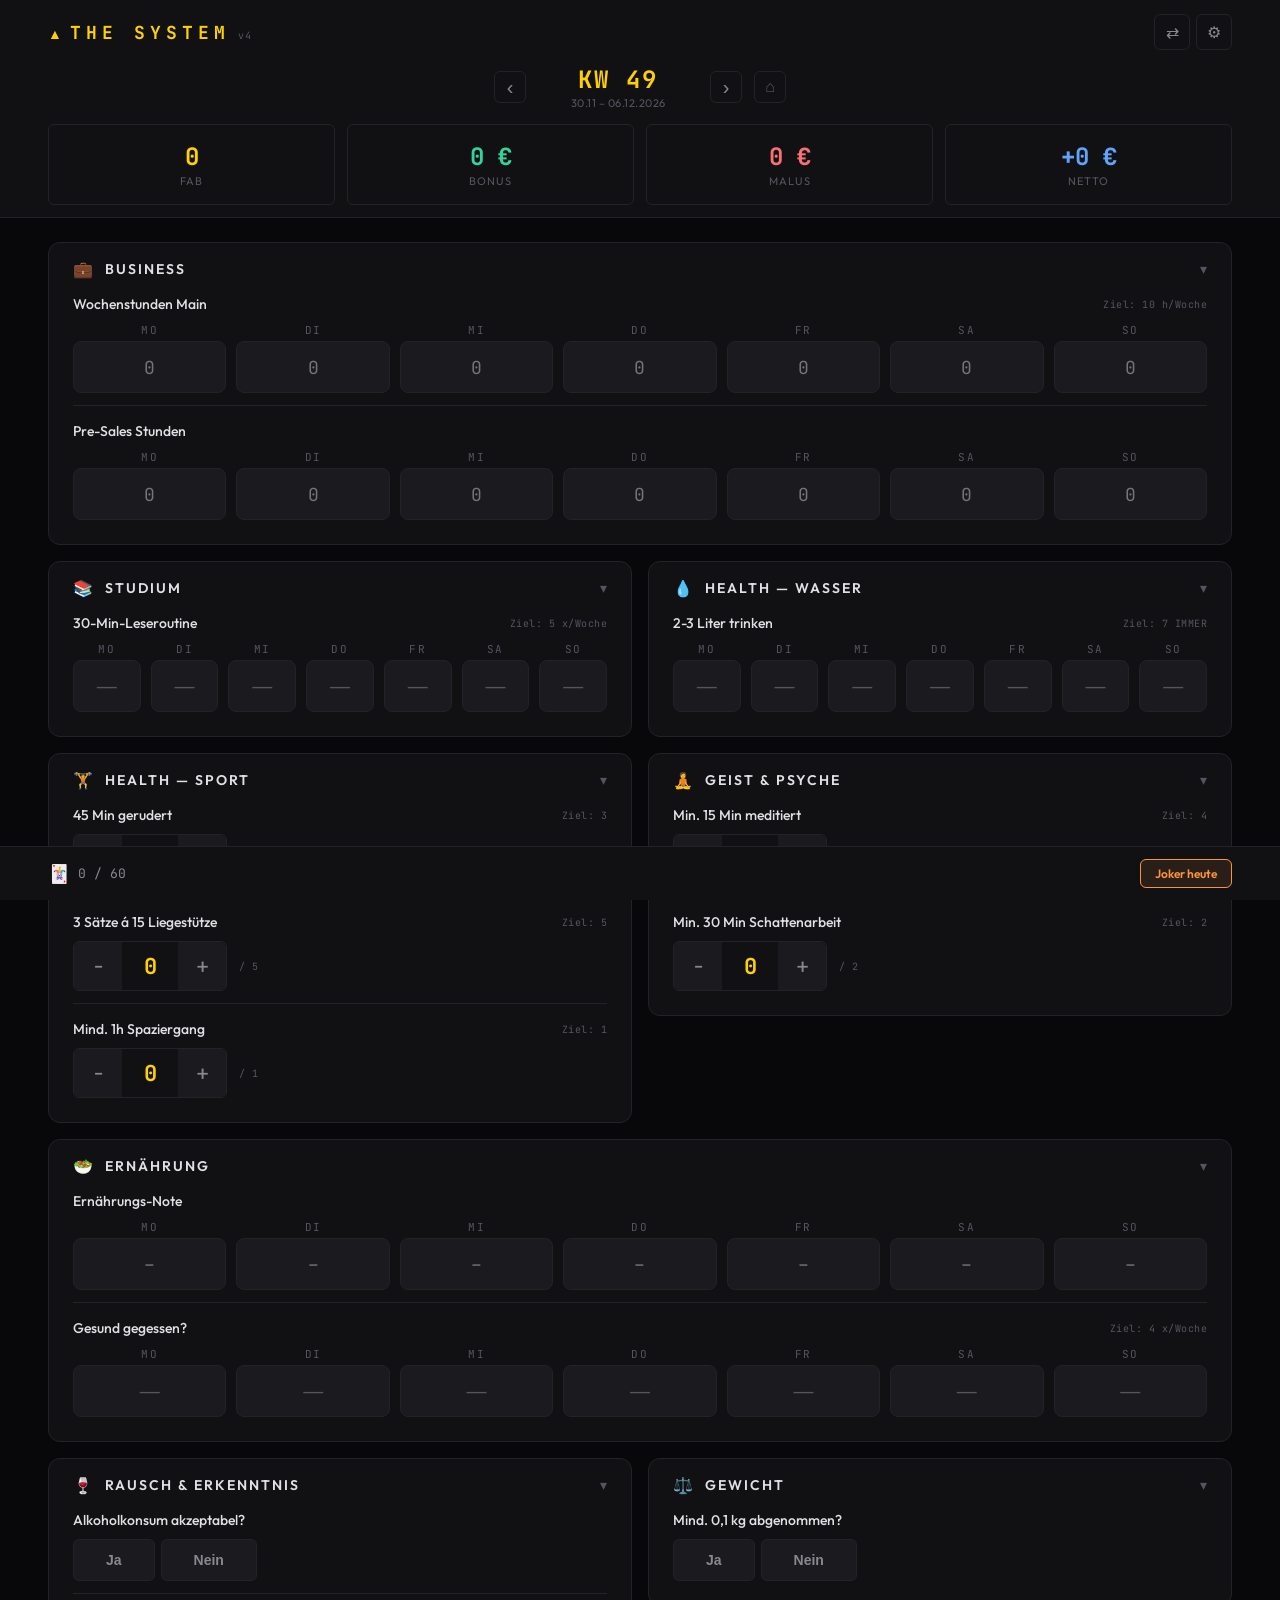
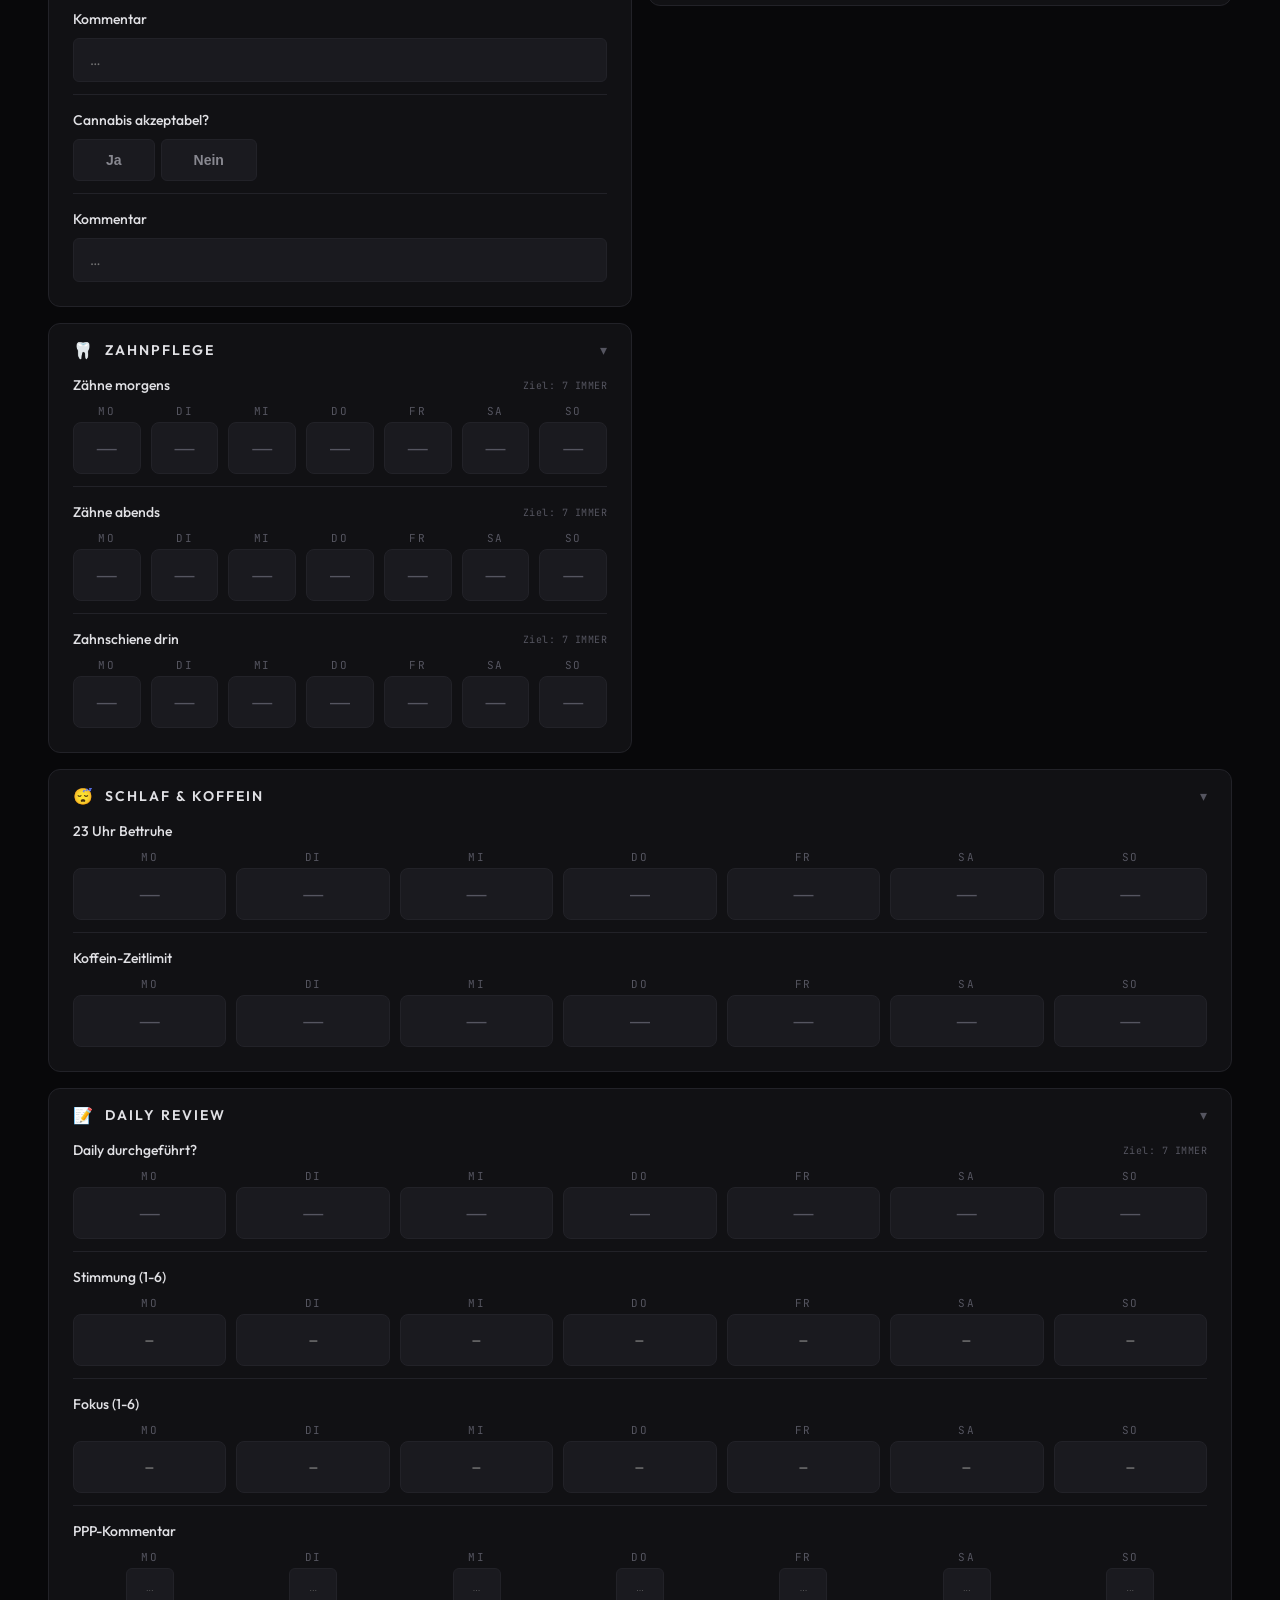
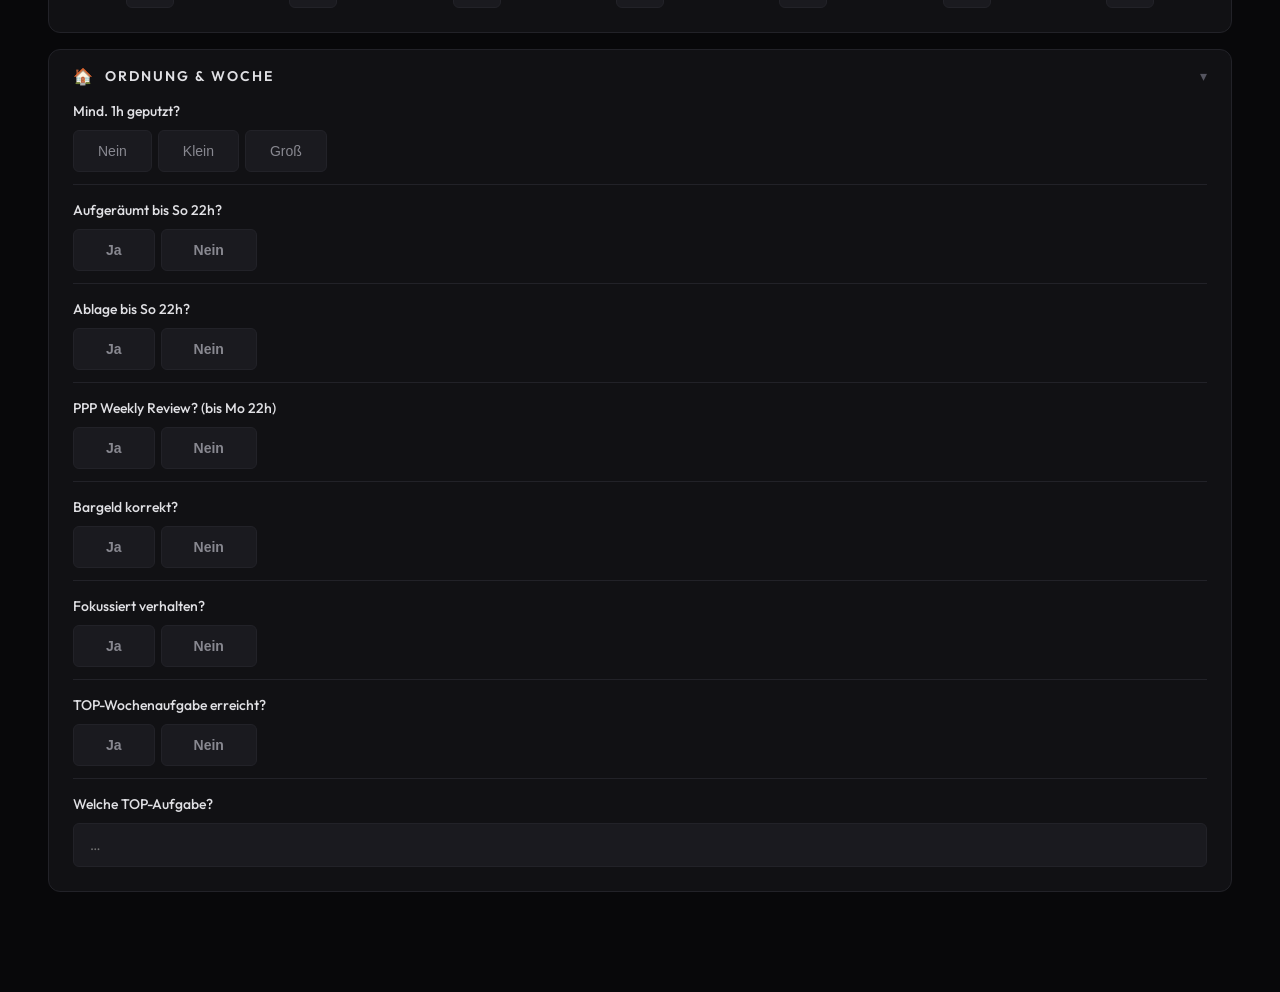
<file: index.html>
<!DOCTYPE html>
<html lang="de">
<head>
  <meta charset="UTF-8">
  <meta name="viewport" content="width=device-width, initial-scale=1.0, user-scalable=no">
  <meta name="theme-color" content="#0a0a0a">
  <meta name="apple-mobile-web-app-capable" content="yes">
  <meta name="apple-mobile-web-app-status-bar-style" content="black-translucent">
  <title>THE SYSTEM</title>
  <link rel="manifest" href="manifest.json">
  <link rel="preconnect" href="https://fonts.googleapis.com">
  <link rel="preconnect" href="https://fonts.gstatic.com" crossorigin>
  <link href="https://fonts.googleapis.com/css2?family=JetBrains+Mono:wght@400;600;700&family=Outfit:wght@300;400;500;600;700&display=swap" rel="stylesheet">
  <link rel="stylesheet" href="style.css">
</head>
<body>
  <!-- HEADER -->
  <header id="appHeader">
    <div class="header-top">
      <div class="logo">
        <span class="logo-mark">▲</span>
        <span class="logo-text">THE SYSTEM</span>
        <span class="logo-version">v4</span>
      </div>
      <div class="header-actions">
        <button id="btnSync" class="btn-icon" title="Smart Sync">⇄</button>
        <button id="btnSettings" class="btn-icon" title="Settings">⚙</button>
      </div>
    </div>

    <!-- KW Navigation -->
    <nav class="kw-nav">
      <button id="kwPrev" class="kw-arrow">‹</button>
      <div class="kw-display">
        <span id="kwLabel" class="kw-label">KW 15</span>
        <span id="kwDates" class="kw-dates">07.04 – 13.04.2026</span>
      </div>
      <button id="kwNext" class="kw-arrow">›</button>
      <button id="kwToday" class="kw-today" title="Zur aktuellen Woche">⌂</button>
    </nav>

    <!-- Week Summary -->
    <div id="weekSummary" class="week-summary">
      <div class="summary-card summary-fab">
        <div class="summary-value" id="sumFab">0</div>
        <div class="summary-label">FAB</div>
      </div>
      <div class="summary-card summary-bonus">
        <div class="summary-value" id="sumBonus">0 €</div>
        <div class="summary-label">Bonus</div>
      </div>
      <div class="summary-card summary-malus">
        <div class="summary-value" id="sumMalus">0 €</div>
        <div class="summary-label">Malus</div>
      </div>
      <div class="summary-card summary-net">
        <div class="summary-value" id="sumNet">0 €</div>
        <div class="summary-label">Netto</div>
      </div>
    </div>
  </header>

  <!-- MAIN CONTENT -->
  <main id="appMain">
    <!-- Sections get rendered by app.js -->
  </main>

  <!-- SYNC MODAL -->
  <div id="syncModal" class="modal hidden">
    <div class="modal-content">
      <div class="modal-header">
        <h2>⇄ Smart Sync</h2>
        <button class="modal-close" onclick="closeSyncModal()">✕</button>
      </div>
      <div class="modal-body">
        <div class="sync-tabs">
          <button class="sync-tab active" data-tab="import">Import</button>
          <button class="sync-tab" data-tab="export">Export</button>
          <button class="sync-tab" data-tab="schema">Schema</button>
        </div>
        <div id="syncImport" class="sync-panel">
          <p class="sync-info">JSON aus Chat einfügen — merged automatisch (null = nicht anfassen).</p>
          <textarea id="syncInput" placeholder='{"kw":"2026-kw15","water":[null,null,true,null,null,null,null]}'></textarea>
          <button id="btnSyncImport" class="btn-primary" onclick="doSyncImport()">Merge & Sync</button>
          <div id="syncResult" class="sync-result hidden"></div>
        </div>
        <div id="syncExport" class="sync-panel hidden">
          <p class="sync-info">Vollständiger Export dieser Woche als JSON.</p>
          <textarea id="exportOutput" readonly></textarea>
          <div class="sync-export-btns">
            <button class="btn-primary" onclick="doExportWeek()">Diese KW exportieren</button>
            <button class="btn-secondary" onclick="doExportAll()">Alles exportieren</button>
          </div>
        </div>
        <div id="syncSchema" class="sync-panel hidden">
          <p class="sync-info">Schema-Prompt für beliebiges LLM — kopieren und einfügen.</p>
          <textarea id="schemaOutput" readonly></textarea>
          <button class="btn-primary" onclick="copySchema()">Kopieren</button>
        </div>
      </div>
    </div>
  </div>

  <!-- SETTINGS MODAL -->
  <div id="settingsModal" class="modal hidden">
    <div class="modal-content">
      <div class="modal-header">
        <h2>⚙ Settings</h2>
        <button class="modal-close" onclick="closeSettingsModal()">✕</button>
      </div>
      <div class="modal-body">
        <div class="settings-group">
          <label class="settings-label">Theme</label>
          <div class="settings-toggle-row">
            <button id="themeDark" class="theme-btn active" onclick="setTheme('dark')">Dark</button>
            <button id="themeLight" class="theme-btn" onclick="setTheme('light')">Light</button>
          </div>
        </div>
        <div class="settings-group">
          <label class="settings-label">Daten</label>
          <button class="btn-secondary full-width" onclick="doImportAll()">Alle Daten importieren (JSON)</button>
          <input type="file" id="importFile" accept=".json" class="hidden" onchange="handleImportFile(event)">
          <button class="btn-secondary full-width" onclick="doExportAll()">Alle Daten exportieren</button>
          <button class="btn-danger full-width" onclick="confirmReset()">Alle Daten löschen</button>
        </div>
        <div class="settings-group">
          <label class="settings-label">Changelog</label>
          <div id="changelogList" class="changelog-list">
            <p class="muted">Noch keine Änderungen.</p>
          </div>
        </div>
      </div>
    </div>
  </div>

  <!-- JOKER INDICATOR -->
  <div id="jokerBar" class="joker-bar">
    <span class="joker-icon">🃏</span>
    <span id="jokerUsed">0</span>/<span id="jokerTotal">60</span>
    <button id="btnJoker" class="btn-joker" title="Heute ist Joker-Tag">Joker heute</button>
  </div>

  <script src="app.js"></script>
</body>
</html>
</file>
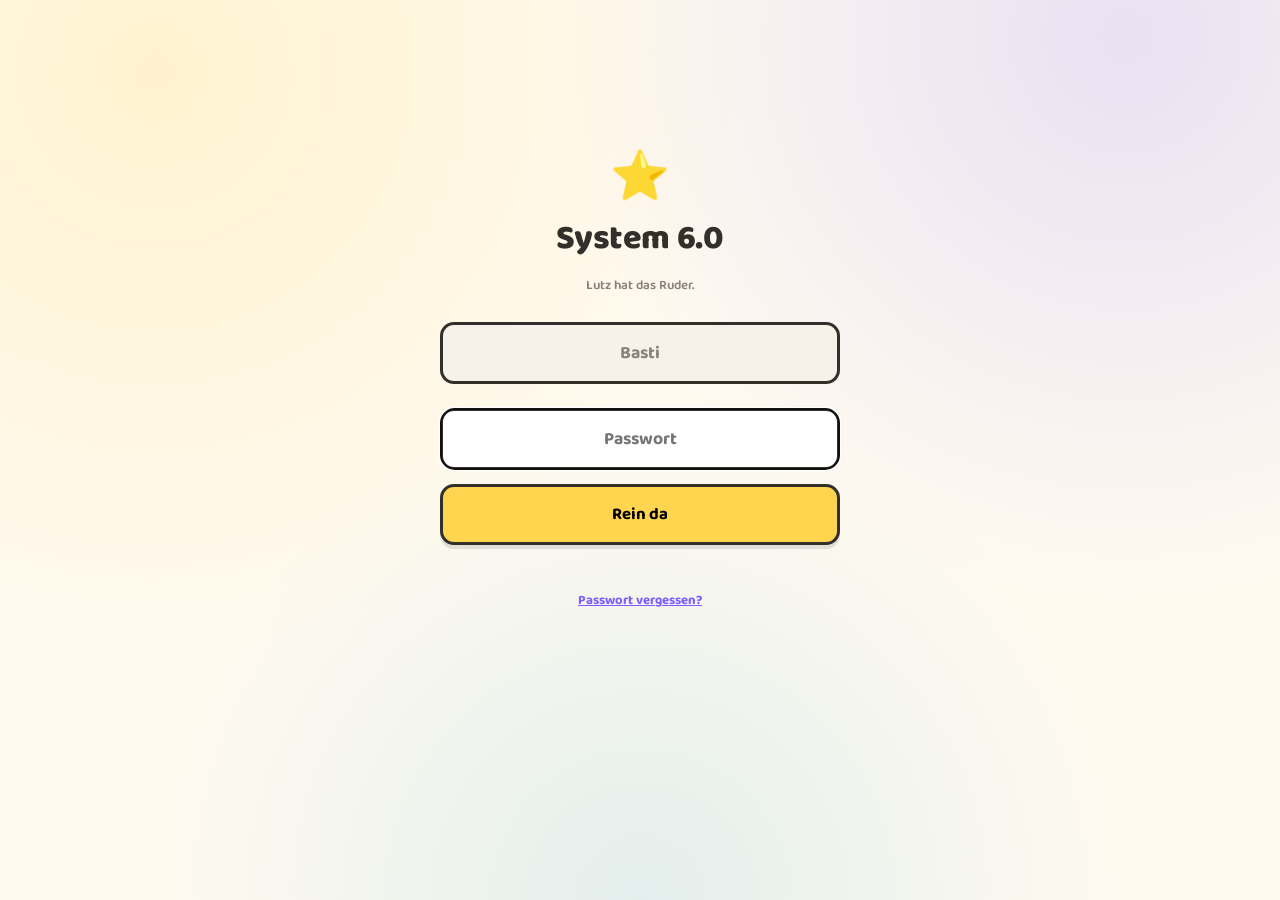
<file: v6.html>
<!doctype html>
<html lang="de">
<head>
<meta charset="utf-8">
<meta name="viewport" content="width=device-width, initial-scale=1, viewport-fit=cover">
<title>System 6.0</title>
<meta name="robots" content="noindex, nofollow">
<meta name="theme-color" content="#fffaf0">
<meta name="apple-mobile-web-app-capable" content="yes">
<meta name="apple-mobile-web-app-status-bar-style" content="default">
<meta name="apple-mobile-web-app-title" content="System 6.0">
<link rel="manifest" href="data:application/manifest+json,%7B%22name%22%3A%22System%206.0%22%2C%22short_name%22%3A%22System%206.0%22%2C%22description%22%3A%22Wocheneingabe%2C%20Historie%20und%20Auswertung%22%2C%22start_url%22%3A%22https%3A//maverick-holmes.github.io/the-system/v6.html%22%2C%22scope%22%3A%22https%3A//maverick-holmes.github.io/the-system/v6.html%22%2C%22display%22%3A%22standalone%22%2C%22background_color%22%3A%22%23fffaf0%22%2C%22theme_color%22%3A%22%23fffaf0%22%2C%22orientation%22%3A%22portrait%22%2C%22icons%22%3A%5B%7B%22src%22%3A%22data%3Aimage/svg%2Bxml%2C%3Csvg%20xmlns%3D%27http%3A//www.w3.org/2000/svg%27%20viewBox%3D%270%200%20100%20100%27%3E%3Crect%20fill%3D%27%25233a2f5c%27%20width%3D%27100%27%20height%3D%27100%27%20rx%3D%2720%27/%3E%3Ctext%20x%3D%2750%27%20y%3D%2770%27%20text-anchor%3D%27middle%27%20font-size%3D%2758%27%3E%25E2%25AD%2590%3C/text%3E%3C/svg%3E%22%2C%22sizes%22%3A%22any%22%2C%22type%22%3A%22image/svg%2Bxml%22%7D%5D%7D">
<link rel="preconnect" href="https://fonts.googleapis.com">
<link rel="preconnect" href="https://fonts.gstatic.com" crossorigin>
<link href="https://fonts.googleapis.com/css2?family=Baloo+2:wght@500;600;700;800&display=swap" rel="stylesheet">
<style>
:root{
  --creme:#fffaf0; --papier:#ffffff; --tinte:#33302b; --grau:#8a827a;
  --linie:#e8ded0; --gelb:#ffd54f; --gruen:#7cb342; --rot:#e94f37;
  --blau:#3fa7d6; --lila:#7c5cff; --orange:#ff6b35;
  --schatten:0 4px 0 rgba(51,48,43,.12);
}
*{box-sizing:border-box}
html,body{margin:0;padding:0}
/* Muss sein: eigene display-Regeln schlagen sonst das hidden-Merkmal. */
[hidden]{display:none !important}
body{
  background:var(--creme);
  background-image:radial-gradient(circle at 12% 8%, rgba(255,213,79,.20), transparent 42%),
                   radial-gradient(circle at 88% 4%, rgba(124,92,255,.16), transparent 40%),
                   radial-gradient(circle at 50% 100%, rgba(63,167,214,.14), transparent 45%);
  background-attachment:fixed;
  color:var(--tinte);
  font-family:"Baloo 2","Segoe UI",system-ui,-apple-system,sans-serif;
  font-size:17px; line-height:1.45; -webkit-text-size-adjust:100%;
}
.wrap{max-width:940px;margin:0 auto;padding:18px 16px 120px}
h1,h2,h3{margin:0;font-weight:800;letter-spacing:-.01em}
button{font-family:inherit;font-weight:700;cursor:pointer;border:none}
input,select,textarea{font-family:inherit;font-size:1rem;color:var(--tinte)}

/* ---------- Karten ---------- */
.karte{background:var(--papier);border:3px solid var(--tinte);border-radius:22px;
  box-shadow:var(--schatten);padding:18px;margin-bottom:18px}
.karte.duenn{border-width:2px;border-color:var(--linie);box-shadow:none}

/* ---------- Kopf ---------- */
.kopf{display:flex;align-items:center;gap:12px;flex-wrap:wrap;margin-bottom:14px}
.logo{font-size:1.6rem;font-weight:800}
.logo span{color:var(--orange)}
.kw-wahl{margin-left:auto;display:flex;align-items:center;gap:6px}
.kw-wahl button{width:38px;height:38px;border-radius:12px;background:var(--tinte);color:#fff;font-size:1.1rem}
.kw-wahl .kw-label{min-width:150px;text-align:center;font-weight:800;font-size:1.05rem}
.kw-wahl .kw-label small{display:block;font-weight:600;color:var(--grau);font-size:.75rem;line-height:1}

/* ---------- Reiter ---------- */
.reiter{display:flex;gap:8px;margin-bottom:18px;flex-wrap:wrap}
.reiter button{padding:10px 18px;border-radius:999px;background:#fff;border:3px solid var(--tinte);
  font-size:1rem;box-shadow:var(--schatten)}
.reiter button.an{background:var(--gelb)}

/* ---------- Nordstern ---------- */
.nordstern{background:linear-gradient(135deg,#2b2540,#463a6b);border-color:#2b2540;color:#fff;
  text-align:center;padding:22px 18px}
.nordstern .stern{font-size:2.6rem;line-height:1}
.nordstern label{display:block;font-size:.85rem;letter-spacing:.14em;text-transform:uppercase;
  color:#c9b8ff;margin:2px 0 10px}
.nordstern input{width:100%;background:transparent;border:none;border-bottom:3px dashed #7a6cae;
  color:#fff;font-size:1.5rem;font-weight:700;text-align:center;padding:6px 0;outline:none}
.nordstern input::placeholder{color:#8878b8}
.ziel{display:flex;gap:8px;justify-content:center;margin-top:16px;flex-wrap:wrap}
.ziel button{padding:9px 14px;border-radius:999px;border:2px solid #7a6cae;background:transparent;
  color:#d8ccff;font-size:.92rem}
.ziel button.an{background:var(--gelb);color:#2b2540;border-color:var(--gelb)}

/* ---------- Joker ---------- */
.joker{display:flex;align-items:center;gap:14px;flex-wrap:wrap}
.joker .karten{display:flex;gap:6px}
.joker .jk{width:34px;height:46px;border-radius:8px;border:3px solid var(--tinte);background:#fff;
  display:flex;align-items:center;justify-content:center;font-size:1.1rem;transition:transform .12s}
.joker .jk.an{background:var(--gelb);transform:translateY(-4px) rotate(-4deg)}
.joker .halb{position:relative;overflow:hidden}
.joker .halb::after{content:"";position:absolute;inset:0 50% 0 0;background:var(--gelb)}

/* ---------- Item-Zeilen ---------- */
.item{display:grid;grid-template-columns:44px 1fr auto;gap:12px;align-items:center;
  padding:12px;border-radius:16px;border:2px solid var(--linie);margin-bottom:10px;background:#fff}
.item.voll{border-color:var(--gruen);background:#f6fbf0}
.item.halb{border-color:var(--gelb);background:#fffbef}
.item.leer{border-color:var(--linie)}
.item .emo{font-size:1.7rem;text-align:center;line-height:1}
.item .name{font-weight:700;font-size:1.05rem;display:flex;align-items:center;gap:6px;flex-wrap:wrap}
.gew{font-size:.7rem;background:var(--tinte);color:#fff;border-radius:6px;padding:1px 6px;font-weight:700}
.item .sub{font-size:.82rem;color:var(--grau);font-weight:600}
.balken{height:14px;border-radius:999px;background:#efe8dd;overflow:hidden;margin-top:6px;
  border:2px solid var(--tinte)}
.balken i{display:block;height:100%;border-radius:999px;transition:width .25s}
.eingabe{display:flex;align-items:center;gap:6px}
.eingabe button{width:36px;height:36px;border-radius:11px;background:var(--tinte);color:#fff;font-size:1.2rem;line-height:1}
.eingabe input{width:62px;height:36px;text-align:center;border:2px solid var(--tinte);border-radius:11px;
  font-weight:800;font-size:1rem;background:#fff}
.pkt{min-width:44px;text-align:right;font-weight:800;font-size:1.05rem}
.pkt small{display:block;font-size:.68rem;color:var(--grau);font-weight:600}
.jaNein{display:flex;gap:6px}
.jaNein button{padding:8px 12px;border-radius:11px;border:2px solid var(--tinte);background:#fff;font-size:.9rem}
.jaNein button.an.gut{background:var(--gruen);color:#fff}
.jaNein button.an.schlecht{background:var(--rot);color:#fff}
.warn{font-size:.8rem;color:var(--rot);font-weight:700;margin-top:4px}

/* ---------- Punktestand ---------- */
.stand{position:sticky;bottom:0;z-index:20;margin:0 -16px;padding:12px 16px calc(12px + env(safe-area-inset-bottom));
  background:rgba(255,250,240,.94);backdrop-filter:blur(8px);border-top:3px solid var(--tinte)}
.standInner{max-width:940px;margin:0 auto;display:flex;align-items:center;gap:14px;flex-wrap:wrap}
.note{width:64px;height:64px;border-radius:18px;border:3px solid var(--tinte);display:flex;
  align-items:center;justify-content:center;font-size:2.1rem;font-weight:800;flex:none}
.note.n1{background:#7cb342;color:#fff}.note.n2{background:#aed581}
.note.n3{background:var(--gelb)}.note.n4{background:#ffb74d}
.note.n5{background:#ff8a65;color:#fff}.note.n6{background:var(--rot);color:#fff}
.note.neutral{background:#efe8dd;color:var(--grau)}
.standTxt{font-weight:700;line-height:1.25}
.standTxt small{display:block;color:var(--grau);font-weight:600;font-size:.8rem}
.speichern{margin-left:auto;padding:14px 24px;border-radius:16px;background:var(--gruen);color:#fff;
  font-size:1.05rem;border:3px solid var(--tinte);box-shadow:var(--schatten)}
.speichern:disabled{background:var(--grau);cursor:default}

/* ---------- Konto-Leiste ---------- */
.leiste{position:relative;height:40px;border:3px solid var(--tinte);border-radius:999px;background:#efe8dd;
  overflow:hidden;margin:10px 0 6px}
.leiste i{position:absolute;inset:0 auto 0 0;background:linear-gradient(90deg,var(--gruen),#aed581);transition:width .3s}
.leiste i.minus{background:linear-gradient(90deg,var(--rot),#ff8a65)}
.leiste b{position:absolute;top:0;bottom:0;width:3px;background:var(--tinte);opacity:.35}
.marken{display:flex;justify-content:space-between;font-size:.78rem;color:var(--grau);font-weight:700}
.belohnung{display:grid;grid-template-columns:repeat(auto-fit,minmax(190px,1fr));gap:10px;margin-top:12px}
.belohnung div{border:2px dashed var(--linie);border-radius:14px;padding:10px 12px;font-size:.9rem}
.belohnung div.frei{border-style:solid;border-color:var(--gruen);background:#f6fbf0}
.belohnung b{display:block;font-size:1.02rem}

/* ---------- Zone 2 ---------- */
.z2{display:grid;grid-template-columns:repeat(auto-fit,minmax(170px,1fr));gap:9px}
.z2 button{display:flex;align-items:center;gap:9px;padding:11px 12px;border-radius:14px;
  border:2px solid var(--linie);background:#fff;text-align:left;font-size:.95rem;font-weight:700}
.z2 button .box{width:24px;height:24px;border:3px solid var(--tinte);border-radius:7px;flex:none;
  display:flex;align-items:center;justify-content:center;font-size:.95rem;color:transparent}
.z2 button.an{background:#f6fbf0;border-color:var(--gruen)}
.z2 button.an .box{background:var(--gruen);color:#fff}

/* ---------- Text ---------- */
.ppp label{display:block;font-weight:800;margin:12px 0 5px}
.ppp textarea{width:100%;min-height:74px;border:2px solid var(--linie);border-radius:14px;padding:10px 12px;
  resize:vertical;background:#fffdf8}
.hinweisbox{border-radius:16px;padding:12px 14px;font-size:.93rem;font-weight:600;margin-bottom:12px}
.hinweisbox.streng{background:#fdecea;border:2px solid var(--rot)}
.hinweisbox.malus{background:#fff4e0;border:2px solid #ff8a65}
.hinweisbox.info{background:#eef6fb;border:2px solid var(--blau)}

/* ---------- Login ---------- */
.tor{max-width:400px;margin:14vh auto;text-align:center}
.tor input{width:100%;padding:14px;border:3px solid var(--tinte);border-radius:14px;text-align:center;
  font-size:1.1rem;font-weight:700;margin:14px 0}
.tor button{width:100%;padding:14px;border-radius:14px;background:var(--gelb);border:3px solid var(--tinte);
  font-size:1.05rem;box-shadow:var(--schatten)}

/* ---------- Zugang ---------- */
.nutzer{width:100%;padding:9px 12px;border:2px solid var(--linie);border-radius:11px;
  background:#f7f2e9;color:var(--grau);font-weight:700;text-align:center;margin-bottom:8px}
.tor .nutzer{margin-bottom:10px}
details.zugang summary{font-weight:800;font-size:1.05rem;cursor:pointer;list-style:none}
details.zugang summary::-webkit-details-marker{display:none}
details.zugang summary::before{content:"▸ ";color:var(--grau)}
details.zugang[open] summary::before{content:"▾ "}
details.zugang form{margin-top:14px;display:flex;flex-direction:column;gap:4px;max-width:420px}
details.zugang label{font-weight:700;font-size:.9rem;margin-top:8px}
details.zugang input[type=password]{padding:11px 12px;border:2px solid var(--tinte);
  border-radius:12px;background:#fff}
.knopf.gross{margin-top:14px;padding:12px 18px;background:var(--gelb);font-size:1rem;
  box-shadow:var(--schatten);align-self:flex-start}
.trenner{height:2px;background:var(--linie);margin:20px 0 14px;border-radius:2px}
details.zugang h3{font-size:1.05rem;margin-bottom:6px}
form.reset{display:flex;flex-direction:column;gap:4px;text-align:left;margin-top:14px}
form.reset label{font-weight:700;font-size:.9rem;margin-top:8px}
form.reset input{padding:11px 12px;border:2px solid var(--tinte);border-radius:12px;background:#fff}
form.reset #rsCode{font-family:ui-monospace,"SFMono-Regular",Menlo,Consolas,monospace;
  letter-spacing:.06em;text-transform:uppercase}
.tor a{color:var(--lila);font-weight:700}
form.reset .erklaerung{text-align:left;background:#eef6fb;border:2px solid var(--blau);
  border-radius:14px;padding:11px 13px;margin-bottom:12px;line-height:1.45}
.codebox{margin-top:14px;border:3px dashed var(--tinte);border-radius:16px;padding:14px;
  background:#fffbef;text-align:center}
.codebox .code{font-family:ui-monospace,"SFMono-Regular",Menlo,Consolas,monospace;
  font-size:1.15rem;font-weight:700;letter-spacing:.08em;word-break:break-all;
  background:#fff;border:2px solid var(--tinte);border-radius:11px;padding:10px;margin:8px 0}
.codebox .warn2{color:var(--rot);font-weight:800;font-size:.9rem}

/* ---------- Historie / Auswertung ---------- */
.whead{display:flex;align-items:center;gap:12px;cursor:pointer}
.whead .note{width:48px;height:48px;font-size:1.5rem;border-radius:14px}
.gitter{display:grid;grid-template-columns:repeat(auto-fit,minmax(150px,1fr));gap:10px;margin-top:12px}
.kachel{border:2px solid var(--linie);border-radius:14px;padding:10px 12px}
.kachel b{display:block;font-size:1.5rem;line-height:1.1}
.kachel small{color:var(--grau);font-weight:700;font-size:.78rem}
.quote{display:flex;align-items:center;gap:10px;margin-bottom:7px;font-size:.9rem}
.quote .qn{width:170px;flex:none;font-weight:700;white-space:nowrap;overflow:hidden;text-overflow:ellipsis}
.quote .qb{flex:1;height:18px;border:2px solid var(--tinte);border-radius:999px;background:#efe8dd;overflow:hidden}
.quote .qb i{display:block;height:100%}
.quote .qv{width:52px;text-align:right;font-weight:800}
svg{max-width:100%;height:auto;display:block}
.scrollx{overflow-x:auto}
.mini{font-size:.82rem;color:var(--grau);font-weight:600}
.leerhinweis{text-align:center;color:var(--grau);font-weight:700;padding:26px 10px}
.zeile{display:flex;justify-content:space-between;gap:10px;padding:6px 0;border-bottom:1px dashed var(--linie);font-size:.92rem}
.zeile:last-child{border:none}
.knopf{padding:9px 14px;border-radius:12px;border:2px solid var(--tinte);background:#fff;font-size:.9rem}
.knopf.warn{border-color:var(--rot);color:var(--rot)}
.toast{position:fixed;left:50%;bottom:110px;transform:translateX(-50%);background:var(--tinte);color:#fff;
  padding:12px 20px;border-radius:14px;font-weight:700;z-index:50;box-shadow:0 6px 18px rgba(0,0,0,.25);
  opacity:0;pointer-events:none;transition:opacity .2s,transform .2s;max-width:90vw;text-align:center}
.toast.an{opacity:1;transform:translateX(-50%) translateY(-6px)}
@media (max-width:560px){
  body{font-size:16px}
  .item{grid-template-columns:36px 1fr;grid-template-areas:"e n" ". i"}
  .item .emo{grid-area:e}.item .txt{grid-area:n}.item .rechts{grid-area:i;display:flex;
    justify-content:space-between;align-items:center;gap:10px}
  .quote .qn{width:110px}
}
</style>
</head>
<body>

<div id="tor" class="wrap" hidden>
  <div class="tor">
    <div style="font-size:3rem">&#11088;</div>
    <h1>System 6.0</h1>
    <p class="mini">Lutz hat das Ruder.</p>
    <form id="torForm" method="post" action="#">
      <input id="torUser" class="nutzer" type="text" name="username" autocomplete="username"
             value="Basti" readonly aria-label="Benutzer">
      <input id="torKey" type="password" name="password" placeholder="Passwort"
             autocomplete="current-password" required>
      <button id="torBtn" type="submit">Rein da</button>
    </form>
    <p id="torFehler" class="mini" style="color:var(--rot);min-height:20px"></p>
    <p class="mini"><a href="#" id="vergessen">Passwort vergessen?</a></p>

    <form id="resetForm" class="reset" method="post" action="#" hidden>
      <p class="mini erklaerung">Der Ersatzschlüssel ist der, den du dir vorher
        <b>im angemeldeten Bereich</b> unter &bdquo;Passwort ändern&ldquo; erzeugt und
        weggespeichert hast. Hier lässt er sich nicht neu erstellen &mdash; sonst könnte
        das jeder.<br><br>
        <b>Noch keinen erzeugt?</b> Dann melde dich mit dem Passwort an und hol das nach.
        Wenn du auch das Passwort nicht mehr weißt, sag Jörg Bescheid &mdash; er kann es
        von der Datenbankseite zurücksetzen.</p>
      <input class="nutzer" type="text" name="username" autocomplete="username"
             value="Basti" readonly aria-label="Benutzer">
      <label for="rsCode">Ersatzschlüssel</label>
      <input id="rsCode" type="text" name="one-time-code" autocomplete="off"
             spellcheck="false" placeholder="XXXX-XXXX-XXXX-XXXX-XXXX" required>
      <label for="rsNeu">Neues Passwort</label>
      <input id="rsNeu" type="password" name="new-password" autocomplete="new-password"
             minlength="8" required>
      <label for="rsNeu2">Neues Passwort noch einmal</label>
      <input id="rsNeu2" type="password" name="confirm-password" autocomplete="new-password"
             minlength="8" required>
      <button type="submit" class="knopf gross">Passwort zurücksetzen</button>
      <p id="rsMeldung" class="mini" style="min-height:20px"></p>
    </form>

    <div id="rsNeuerCode" class="codebox" hidden></div>
  </div>
</div>

<div id="app" class="wrap" hidden>
  <div class="kopf">
    <div class="logo">System <span>6.0</span></div>
    <div class="kw-wahl">
      <button id="kwZurueck" title="Woche zurück">&#8592;</button>
      <div class="kw-label"><span id="kwText">KW 36</span><small id="kwDatum"></small></div>
      <button id="kwVor" title="Woche vor">&#8594;</button>
    </div>
  </div>

  <div class="reiter">
    <button data-reiter="woche" class="an">Diese Woche</button>
    <button data-reiter="historie">Historie</button>
    <button data-reiter="auswertung">Auswertung</button>
  </div>

  <!-- ===================== WOCHE ===================== -->
  <section id="rWoche">
    <div id="hinweise"></div>

    <div class="karte nordstern">
      <div class="stern">&#11088;</div>
      <label>Nordstern der Woche</label>
      <input id="nordstern" placeholder="Was zieht dich diese Woche?" maxlength="140">
      <div class="ziel" id="zielWahl">
        <button data-ziel="0">nein, gar nicht</button>
        <button data-ziel="1">ja, etwas</button>
        <button data-ziel="2">ja, absolut</button>
      </div>
    </div>

    <div class="karte">
      <div class="joker">
        <div>
          <h3>&#127183; Joker-Tage</h3>
          <div class="mini" id="jokerRest"></div>
        </div>
        <div class="karten" id="jokerKarten"></div>
        <button class="knopf" id="jokerWeg">zurücksetzen</button>
      </div>
      <div class="mini" style="margin-top:8px">Ein Joker deckt ein Fünftel der Wochenziele ab. Zähne zählen nicht mit.</div>
    </div>

    <div class="karte">
      <h2>Zone 1 &mdash; die Pflichten</h2>
      <div class="mini" style="margin-bottom:12px">unter 50 % &rarr; 0 &middot; ab 50 % &rarr; 1 &middot; ab 100 % &rarr; 3 Punkte, mal Gewicht</div>
      <div id="zone1"></div>
    </div>

    <div class="karte">
      <h2>Zone 2 &mdash; ohne Verbindlichkeit</h2>
      <div class="mini" style="margin-bottom:12px">Kein Soll, keine Punkte. Steht hier, damit es nicht vergessen wird.</div>
      <div class="z2" id="zone2"></div>
    </div>

    <div class="karte ppp">
      <h2>Weekly Review</h2>
      <label>Progress &mdash; was ist vorangekommen?</label>
      <textarea id="ppp_progress"></textarea>
      <label>Problems &mdash; wo hat es geklemmt?</label>
      <textarea id="ppp_problems"></textarea>
      <label>Plans &mdash; was nimmst du dir vor?</label>
      <textarea id="ppp_plans"></textarea>
    </div>

    <div class="karte">
      <h2>&#128176; Punktekonto</h2>
      <div class="leiste" id="kontoLeiste"><i id="kontoFuell"></i></div>
      <div class="marken"><span>0</span><span>3 klein</span><span>6 mittel</span><span>12 groß</span></div>
      <div class="belohnung" id="belohnung"></div>
      <div style="margin-top:14px;display:flex;gap:8px;align-items:center;flex-wrap:wrap">
        <span style="font-weight:700">Einlösen:</span>
        <div class="eingabe">
          <button data-el="minus">&#8722;</button>
          <input id="einloesung" type="number" min="0" step="1" value="0" inputmode="numeric">
          <button data-el="plus">+</button>
        </div>
        <input id="einloesungNotiz" placeholder="wofür?" style="flex:1;min-width:150px;padding:8px 12px;border:2px solid var(--linie);border-radius:11px">
      </div>
      <div class="mini" style="margin-top:6px">Wird beim Speichern gebucht. Eingelöst ist eingelöst.</div>
    </div>

    <details class="karte zugang">
      <summary>&#128273; Passwort ändern</summary>
      <form id="pwForm" method="post" action="#">
        <input class="nutzer" type="text" name="username" autocomplete="username"
               value="Basti" readonly aria-label="Benutzer">
        <label for="pwAlt">Jetziges Passwort</label>
        <input id="pwAlt" type="password" name="current-password"
               autocomplete="current-password" required>
        <label for="pwNeu">Neues Passwort</label>
        <input id="pwNeu" type="password" name="new-password" autocomplete="new-password"
               minlength="8" required>
        <label for="pwNeu2">Neues Passwort noch einmal</label>
        <input id="pwNeu2" type="password" name="confirm-password" autocomplete="new-password"
               minlength="8" required>
        <button type="submit" class="knopf gross">Passwort ändern</button>
      </form>
      <p id="pwMeldung" class="mini" style="min-height:20px;margin-top:8px"></p>
      <p class="mini">Tipp fürs Feld „Neues Passwort": Chrome und Safari schlagen dort ein
        sicheres Passwort vor und merken es sich.</p>

      <div class="trenner"></div>
      <h3>&#128477;&#65039; Ersatzschlüssel</h3>
      <p class="mini">Dein Zweitschlüssel. Damit setzt du das Passwort selbst zurück, wenn du
        es verlierst — ohne E-Mail, ohne Jörg. Leg ihn zum Passwort in den Passwortspeicher
        oder schreib ihn auf einen Zettel in die Schublade.</p>
      <p id="ersatzStatus" class="mini"></p>
      <button id="ersatzNeu" class="knopf">Neuen Ersatzschlüssel erzeugen</button>
      <div id="ersatzBox" class="codebox" hidden></div>
    </details>
  </section>

  <!-- ===================== HISTORIE ===================== -->
  <section id="rHistorie" hidden></section>

  <!-- ===================== AUSWERTUNG ===================== -->
  <section id="rAuswertung" hidden></section>
</div>

<div id="stand" class="stand" hidden>
  <div class="standInner">
    <div class="note n3" id="noteBadge">&ndash;</div>
    <div class="standTxt">
      <span id="standPunkte">0 von 48 Punkten</span>
      <small id="standDetail">0 % &middot; Konto 0</small>
    </div>
    <button class="speichern" id="speichern">Woche speichern</button>
  </div>
</div>

<div class="toast" id="toast"></div>

<script>window.SYS6_CFG={url:"https://slakiemfidzfayqsuvnb.supabase.co",projekt:"slakiemfidzfayqsuvnb",anon:"eyJhbGciOiJIUzI1NiIsInR5cCI6IkpXVCJ9.eyJpc3MiOiJzdXBhYmFzZSIsInJlZiI6InNsYWtpZW1maWR6ZmF5cXN1dm5iIiwicm9sZSI6ImFub24iLCJpYXQiOjE3ODczMTAyNDAsImV4cCI6MjEwMjg4NjI0MH0.IXiqrWY8hqJHMXvcYO3d8M8W2H_iJmV2vdRVjZ12ycs"};</script>
<script>
(function(){
"use strict";

var CFG = window.SYS6_CFG || {};
var REST = CFG.url + "/rest/v1/rpc/";
var KEY  = CFG.anon;

var S = {
  key: null, items: [], systemstaende: [], joker: {}, historie: [],
  jahr: null, kw: null, woche: null, reiter: "woche", ersatz: null
};

/* ---------------- Werkzeug ---------------- */
function $(id){ return document.getElementById(id); }
function el(tag, cls, txt){ var e=document.createElement(tag); if(cls)e.className=cls; if(txt!=null)e.textContent=txt; return e; }
function r2(x){ return Math.round(x*100)/100; }
function toast(t, lang){ var e=$("toast"); e.textContent=t; e.classList.add("an");
  clearTimeout(e._t); e._t=setTimeout(function(){e.classList.remove("an");}, lang||2600); }

function ausDatum(s){ return s ? new Date(s + "T00:00:00Z") : null; }
function itemsDerWoche(zone, jahr, kw){
  var b = wochenBeginn(jahr == null ? S.jahr : jahr, kw == null ? S.kw : kw);
  var e = new Date(b.getTime() + 6*86400000);
  return S.items.filter(function(i){
    if(i.zone !== zone) return false;
    var ab = ausDatum(i.gueltig_ab); if(ab && ab > e) return false;
    var bis = ausDatum(i.gueltig_bis); if(bis && bis < b) return false;
    return true;
  });
}
function wochenIndex(jahr, kw){ return jahr * 100 + kw; }
function ersteWoche(){
  var ab = S.items.map(function(i){ return i.gueltig_ab; }).filter(Boolean).sort()[0];
  return ab ? isoWoche(new Date(ab + "T12:00:00Z")) : isoWoche(new Date());
}
function isoWoche(d){
  var t = new Date(Date.UTC(d.getFullYear(), d.getMonth(), d.getDate()));
  var tag = t.getUTCDay() || 7;
  t.setUTCDate(t.getUTCDate() + 4 - tag);
  var jahrStart = new Date(Date.UTC(t.getUTCFullYear(),0,1));
  var kw = Math.ceil((((t - jahrStart)/86400000)+1)/7);
  return { jahr: t.getUTCFullYear(), kw: kw };
}
function wochenBeginn(jahr, kw){
  var d = new Date(Date.UTC(jahr,0,4));
  var tag = d.getUTCDay() || 7;
  d.setUTCDate(d.getUTCDate() - (tag-1) + (kw-1)*7);
  return d;
}
function dmy(d){ return ("0"+d.getUTCDate()).slice(-2)+"."+("0"+(d.getUTCMonth()+1)).slice(-2)+"."; }
function kwAnzahl(jahr){ return isoWoche(new Date(jahr,11,28)).kw; }

/* ------------------------------------------------------------------
   Zwei Wege zur selben Datenbank:
   - "connector": die Seite laeuft als Artefakt auf claude.ai und ruft
     Supabase ueber Bastis eigenen Connector auf.
   - "direkt":    die Seite liegt auf einem eigenen Webplatz und spricht
     die Supabase-API unmittelbar an.
   Beide landen in denselben Funktionen, also immer in derselben Rechnung.
------------------------------------------------------------------- */
var WEG = null, MCP = null;

var ARGFOLGE = {
  sys6_login:            ["p_key"],
  sys6_stammdaten:       ["p_key"],
  sys6_historie:         ["p_key"],
  sys6_export:           ["p_key"],
  sys6_woche_speichern:  ["p_key","p_daten"],
  sys6_woche_loeschen:   ["p_key","p_jahr","p_kw"],
  sys6_malus_setzen:     ["p_key","p_jahr","p_kw","p_text","p_erledigt"],
  sys6_konto_buchen:     ["p_key","p_art","p_punkte","p_notiz","p_jahr","p_kw"],
  sys6_passwort_aendern: ["p_key","p_neu"],
  sys6_ersatz_neu:       ["p_key"],
  sys6_ersatz_status:    ["p_key"],
  sys6_passwort_zuruecksetzen: ["p_code","p_neu"]
};

function wegWaehlen(){
  if(!window.claude || typeof window.claude.use !== "function"){
    WEG = "direkt"; return Promise.resolve();
  }
  return window.claude.use("mcp").then(function(m){
    if(m){ MCP = m; WEG = "connector"; } else { WEG = "direkt"; }
  }, function(){ WEG = "direkt"; });
}

function rpc(fn, args){
  return (WEG ? Promise.resolve() : wegWaehlen()).then(function(){
    return WEG === "connector" ? ueberConnector(fn, args) : direkt(fn, args);
  });
}

function direkt(fn, args){
  return fetch(REST + fn, {
    method: "POST",
    headers: { "apikey": KEY, "Authorization": "Bearer " + KEY, "Content-Type": "application/json" },
    body: JSON.stringify(args)
  }).then(function(r){
    return r.text().then(function(t){
      var d = null; try { d = t ? JSON.parse(t) : null; } catch(e){}
      if(!r.ok){ throw new Error(d && d.message ? d.message : ("Die Datenbank hat mit Fehler " + r.status + " geantwortet.")); }
      return auspacken(d);
    });
  });
}

/* Alle Funktionen antworten {ok:true,wert:…} oder {ok:false,fehler:"…"} */
function auspacken(d){
  if(d && typeof d === "object" && !Array.isArray(d) && "ok" in d){
    if(d.ok) return (d.wert === undefined ? null : d.wert);
    throw new Error(d.fehler || "Zugang verweigert");
  }
  return d;
}

function sqlText(s){ return "'" + String(s).replace(/'/g, "''") + "'"; }
function sqlWert(v){
  if(v === null || v === undefined) return "null";
  if(typeof v === "number") return String(v);
  if(typeof v === "boolean") return v ? "true" : "false";
  if(typeof v === "object")  return sqlText(JSON.stringify(v)) + "::jsonb";
  return sqlText(v);
}

/* Der Connector liefert das Ergebnis als Text mit Schutzmarkierungen
   drumherum. Wir schneiden die JSON-Zeilen heraus. */
function ausConnectorText(p){
  /* Der Connector antwortet als {result:"…"} mit Text darin, je nach
     Fassung auch direkt als Text oder bereits fertig zerlegt. */
  if(p && typeof p === "object" && !Array.isArray(p)){
    if(typeof p.result === "string") p = p.result;
    else if(typeof p.text === "string") p = p.text;
    else return p;
  }
  if(Array.isArray(p)) return p;
  if(typeof p !== "string") return null;
  var m = p.match(/<untrusted-data-[^>]*>\s*([\s\S]*?)\s*<\/untrusted-data-[^>]*>/i);
  var roh = (m ? m[1] : p).trim();
  var start = roh.indexOf("["), ende = roh.lastIndexOf("]");
  if(start > 0 || ende < roh.length - 1){
    if(start >= 0 && ende > start) roh = roh.slice(start, ende + 1);
  }
  return JSON.parse(roh);
}

function connectorFehler(e){
  var code = e && e.code ? e.code : "";
  if(code === "tool_error"){
    var t = String(e.message || "");
    var m = t.match(/sys6: ([^"\n]+)/);
    if(m) return new Error(m[1].trim());
    var pg = t.match(/ERROR:\s+\w+:\s+([^\n]+)/);
    return new Error(pg ? pg[1].trim() : t);
  }
  var texte = {
    needs_reauth: "Die Verbindung zu Supabase ist abgelaufen. In claude.ai unter Einstellungen → Connectors neu verbinden, dann diese Seite neu laden.",
    server_not_connected: "Der Supabase-Connector ist nicht verbunden. In claude.ai unter Einstellungen → Connectors hinzufügen.",
    selection_required: "Es gibt mehrere Supabase-Verbindungen. Bitte im Auswahldialog eine aussuchen und die Seite neu laden.",
    server_not_found: "Diese Supabase-Verbindung gibt es nicht mehr. Bitte in claude.ai neu verbinden.",
    server_unavailable: "Supabase antwortet gerade nicht. In einem Moment nochmal versuchen.",
    rate_limited: "Zu viele Anfragen hintereinander. Kurz warten, dann nochmal.",
    not_in_manifest: "Diese Seite darf diesen Aufruf nicht machen. Jörg muss sie neu veröffentlichen.",
    blocked_by_policy: "Der Zugriff auf Supabase ist für dieses Konto gesperrt.",
    approval_required: "Dieser Aufruf braucht eine Freigabe, die auf dieser Seite noch nicht möglich ist.",
    not_granted: "Diese Ansicht darf den Supabase-Connector nicht benutzen. Seite neu laden und die Nachfrage bestätigen.",
    capability_disabled: "Der Supabase-Connector ist in dieser Ansicht nicht verfügbar.",
    cancelled: "Der Aufruf wurde abgebrochen. Ob er trotzdem gespeichert hat, ist offen — bitte die Woche nochmal ansehen.",
    bad_request: "Fehlerhafter Aufruf. Das ist ein Fehler in der Seite, nicht bei dir."
  };
  return new Error(texte[code] || (e && e.message) || "Unbekannter Fehler.");
}

function ueberConnector(fn, args){
  var teile = (ARGFOLGE[fn] || []).map(function(n){ return sqlWert(args[n]); });
  var sql = "select public." + fn + "(" + teile.join(", ") + ") as d;";
  return MCP.callTool("Supabase", "execute_sql",
      { project_id: CFG.projekt, query: sql }, { cache: false })
    .then(function(res){
      var nutz = (res && res.payload !== undefined) ? res.payload : null;
      if(nutz === null && res && res.content && res.content.length){
        for(var i = 0; i < res.content.length; i++){
          if(typeof res.content[i].text === "string"){ nutz = res.content[i].text; break; }
        }
      }
      var zeilen = ausConnectorText(nutz);
      if(Array.isArray(zeilen)) return auspacken(zeilen.length ? zeilen[0].d : null);
      if(zeilen && typeof zeilen === "object" && "d" in zeilen) return auspacken(zeilen.d);
      return auspacken(zeilen);
    }, function(e){ throw connectorFehler(e); });
}

/* ---------------- Rechenkern (identisch zur Datenbank) ---------------- */
function note_aus_prozent(p){
  if(p>=90) return 1; if(p>=75) return 2; if(p>=60) return 3;
  if(p>=45) return 4; if(p>=30) return 5; return 6;
}
function punkte_aus_note(n){ return ({1:3,2:2,3:1,4:-1,5:-2,6:-3})[n] || 0; }
function stufe_aus_quote(q){ var f=Math.floor(q); return f>=100?3:(f>=50?1:0); }

function rechne(){
  var joker = S.woche.joker_tage || 0;
  var summe = 0, max = 0, detail = {};
  itemsDerWoche(1).forEach(function(it){
    var ist = Number(S.woche.ist[it.schluessel] || 0);
    if(it.cap != null && ist > it.cap) ist = it.cap;
    var soll = Number(it.soll);
    if(it.joker_faehig && joker > 0) soll = r2(Math.max(soll * (1 - joker/5), 0));
    var quote = (soll <= 0) ? 100 : r2(ist / soll * 100);
    var stufe = stufe_aus_quote(quote);
    var pkt = stufe * it.gewicht;
    summe += pkt; max += 3 * it.gewicht;
    detail[it.schluessel] = { ist: ist, soll: soll, quote: quote, stufe: stufe, punkte: pkt };
  });
  var prozent = max > 0 ? r2(summe / max * 100) : 0;
  var note = note_aus_prozent(prozent);
  return { punkte: summe, max: max, prozent: prozent, note: note,
           notePunkte: punkte_aus_note(note), detail: detail };
}

/* Kontostand aller Wochen VOR der gerade offenen */
function kontoVorher(){
  var s = 0;
  S.historie.forEach(function(w){
    if(w.jahr < S.jahr || (w.jahr === S.jahr && w.kw < S.kw)){
      (w.konto||[]).forEach(function(k){ s += k.punkte; });
    }
  });
  return s;
}
function einloesungWert(){ return Math.max(0, parseInt($("einloesung").value||"0",10) || 0); }

function jokerVerbraucht(jahr){
  var s = 0;
  S.historie.forEach(function(w){ if(w.jahr===jahr && !(w.jahr===S.jahr && w.kw===S.kw)) s += Number(w.joker_tage||0); });
  return s + Number(S.woche.joker_tage||0);
}

/* ---------------- Woche laden ---------------- */
function leereWoche(jahr, kw){
  return { jahr: jahr, kw: kw, nordstern: "", zielerreichung: null, joker_tage: 0,
           ist: {}, zone2: {}, review: {}, konto: [], malus: null, malus_erledigt: false,
           strenger_modus: false, gespeichert: false };
}
function ladeWoche(jahr, kw){
  S.jahr = jahr; S.kw = kw;
  var vorhanden = S.historie.filter(function(w){ return w.jahr===jahr && w.kw===kw; })[0];
  if(vorhanden){
    var ist = {}; Object.keys(vorhanden.ist||{}).forEach(function(k){ ist[k] = Number(vorhanden.ist[k].wert); });
    S.woche = { jahr: jahr, kw: kw, nordstern: vorhanden.nordstern || "",
      zielerreichung: vorhanden.zielerreichung, joker_tage: Number(vorhanden.joker_tage||0),
      ist: ist, zone2: Object.assign({}, vorhanden.zone2||{}), review: vorhanden.review||{},
      konto: vorhanden.konto||[], malus: vorhanden.malus, malus_erledigt: vorhanden.malus_erledigt,
      strenger_modus: vorhanden.strenger_modus, gespeichert: true };
  } else {
    S.woche = leereWoche(jahr, kw);
    S.woche.strenger_modus = strengerModusFuer(jahr, kw);
  }
  zeichneWoche();
}

/* Vorschau: laeuft die kommende Woche im strengen Modus? */
function strengerModusFuer(jahr, kw){
  var sortiert = S.historie.slice().sort(function(a,b){ return a.jahr-b.jahr || a.kw-b.kw; })
    .filter(function(w){ return (w.jahr < jahr) || (w.jahr===jahr && w.kw < kw); });
  var streng = false, vor = null;
  sortiert.forEach(function(w){
    if(streng){ if(w.note <= 3) streng = false; }
    else if(w.note >= 4 && vor != null && vor >= 4){ streng = true; }
    vor = w.note;
  });
  return streng;
}

/* ---------------- Zeichnen: Woche ---------------- */
function zeichneWoche(){
  var beginn = wochenBeginn(S.jahr, S.kw);
  var ende = new Date(beginn.getTime() + 6*86400000);
  $("kwText").textContent = "KW " + S.kw + " / " + S.jahr;
  $("kwDatum").textContent = dmy(beginn) + " – " + dmy(ende);

  $("nordstern").value = S.woche.nordstern || "";
  Array.prototype.forEach.call($("zielWahl").children, function(b){
    b.classList.toggle("an", String(S.woche.zielerreichung) === b.dataset.ziel);
  });
  $("ppp_progress").value = (S.woche.review && S.woche.review.progress) || "";
  $("ppp_problems").value = (S.woche.review && S.woche.review.problems) || "";
  $("ppp_plans").value    = (S.woche.review && S.woche.review.plans) || "";
  $("einloesung").value = 0;
  $("einloesungNotiz").value = "";

  zeichneHinweise();
  zeichneJoker();
  zeichneZone1();
  zeichneZone2();
  aktualisiere();
}

function zeichneHinweise(){
  var box = $("hinweise"); box.innerHTML = "";
  if(itemsDerWoche(1).length === 0){
    var v = el("div","hinweisbox streng");
    var start = ersteWoche();
    v.innerHTML = "<b>Diese Woche liegt vor dem Start von System 6.0.</b><br>"
      + "Los geht es mit KW " + start.kw + " / " + start.jahr + ". Hier gibt es nichts zu erfassen.";
    box.appendChild(v);
    return;
  }
  if(S.woche.strenger_modus){
    var h = el("div","hinweisbox streng");
    h.innerHTML = "<b>&#9888;&#65039; Strenger Modus l&auml;uft.</b> T&auml;gliches Kurz-Check-in, Malus doppelt, Zone 2 ist diese Woche verbindlich. Raus kommst du mit einer Woche Note 3 oder besser.";
    box.appendChild(h);
  }
  if(S.woche.malus){
    var m = el("div","hinweisbox malus");
    m.innerHTML = "<b>&#127922; Malus aus dieser Abrechnung:</b><br>" + escape_(S.woche.malus);
    var b = el("button","knopf", S.woche.malus_erledigt ? "✓ erledigt" : "als erledigt markieren");
    b.style.marginTop = "8px";
    if(S.woche.malus_erledigt){ b.style.background = "#7cb342"; b.style.color = "#fff"; }
    b.onclick = function(){
      rpc("sys6_malus_setzen", { p_key: S.key, p_jahr: S.jahr, p_kw: S.kw,
        p_text: null, p_erledigt: !S.woche.malus_erledigt })
      .then(function(){ S.woche.malus_erledigt = !S.woche.malus_erledigt; zeichneHinweise(); ladeHistorie(); });
    };
    m.appendChild(b);
    box.appendChild(m);
  }
  if(S.ersatz === false){
    var ez = el("div","hinweisbox info");
    ez.innerHTML = "<b>&#128477;&#65039; Noch kein Ersatzschl&uuml;ssel.</b> Ohne ihn kommst du nicht mehr "
      + "an deine Wochen, wenn du das Passwort verlierst. Unten unter "
      + "&bdquo;Passwort &auml;ndern&ldquo; einen erzeugen &mdash; dauert zehn Sekunden.";
    box.appendChild(ez);
  }
  var jetzt = isoWoche(new Date());
  if(S.jahr === jetzt.jahr && S.kw === jetzt.kw){
    var i = el("div","hinweisbox info");
    i.innerHTML = "Das ist die laufende Woche. Abgerechnet wird Sonntagabend im Review.";
    box.appendChild(i);
  }
}

function escape_(s){ var d=document.createElement("div"); d.textContent=s==null?"":s; return d.innerHTML; }

function zeichneJoker(){
  var k = $("jokerKarten"); k.innerHTML = "";
  for(var i=1;i<=5;i++){
    (function(n){
      var d = el("div","jk" + (S.woche.joker_tage >= n ? " an" : ""), "★");
      d.onclick = function(){
        S.woche.joker_tage = (S.woche.joker_tage === n) ? n-1 : n;
        zeichneJoker(); zeichneZone1(); aktualisiere();
      };
      k.appendChild(d);
    })(i);
  }
  var kontingent = (S.joker[S.jahr] != null) ? S.joker[S.jahr] : 60;
  var weg = jokerVerbraucht(S.jahr);
  $("jokerRest").textContent = "noch " + r2(kontingent - weg) + " von " + kontingent + " im Jahr " + S.jahr;
  $("jokerRest").style.color = (kontingent - weg) < 0 ? "var(--rot)" : "";
}

function zeichneZone1(){
  var w = $("zone1"); w.innerHTML = "";
  var res = rechne();
  itemsDerWoche(1).forEach(function(it){
    var d = res.detail[it.schluessel];
    var reihe = el("div","item " + (d.stufe===3?"voll":(d.stufe===1?"halb":"leer")));

    reihe.appendChild(el("div","emo", it.emoji));

    var txt = el("div","txt");
    var name = el("div","name");
    name.appendChild(document.createTextNode(it.name));
    var g = el("span","gew","×" + it.gewicht); g.style.background = it.farbe; name.appendChild(g);
    if(!it.joker_faehig){ var nj = el("span","gew","kein Joker"); nj.style.background="#8a827a"; name.appendChild(nj); }
    txt.appendChild(name);

    var sollTxt = (it.typ==="binaer"||it.typ==="ehrlichkeit")
      ? (it.hinweis || "eingehalten?")
      : "Soll " + (d.soll % 1 === 0 ? d.soll : d.soll.toFixed(2).replace(".",",")) + " " + (it.einheit||"")
        + (d.soll !== Number(it.soll) ? " (Joker: statt " + it.soll + ")" : "");
    txt.appendChild(el("div","sub", sollTxt));

    var bal = el("div","balken");
    var f = el("i"); f.style.width = Math.min(100, d.quote) + "%"; f.style.background = it.farbe;
    bal.appendChild(f); txt.appendChild(bal);

    if(it.cap != null && Number(S.woche.ist[it.schluessel]||0) > it.cap){
      txt.appendChild(el("div","warn","⚠ über dem harten Cap von " + it.cap + " h – darüber zählt nichts mehr."));
    }
    reihe.appendChild(txt);

    var rechts = el("div","rechts");
    if(it.typ === "binaer" || it.typ === "ehrlichkeit"){
      var jn = el("div","jaNein");
      var ja = el("button", (Number(S.woche.ist[it.schluessel]||0) >= 1 ? "an gut" : ""), it.typ==="ehrlichkeit" ? "eingehalten" : "erledigt");
      var ne = el("button", (Number(S.woche.ist[it.schluessel]||0) < 1 ? "an schlecht" : ""), it.typ==="ehrlichkeit" ? "überschritten" : "nicht");
      ja.onclick = function(){ setWert(it.schluessel, 1); };
      ne.onclick = function(){ setWert(it.schluessel, 0); };
      jn.appendChild(ja); jn.appendChild(ne);
      rechts.appendChild(jn);
    } else {
      var eg = el("div","eingabe");
      var minus = el("button",null,"−");
      var inp = el("input"); inp.type="number"; inp.min="0"; inp.step = (it.typ==="stunden"?"0.5":"1");
      inp.inputMode = "decimal";
      inp.value = String(S.woche.ist[it.schluessel] != null ? S.woche.ist[it.schluessel] : 0);
      var plus = el("button",null,"+");
      var schritt = (it.typ==="stunden") ? 0.5 : 1;
      minus.onclick = function(){ setWert(it.schluessel, Math.max(0, r2(Number(inp.value||0) - schritt))); };
      plus.onclick  = function(){ setWert(it.schluessel, r2(Number(inp.value||0) + schritt)); };
      inp.oninput = function(){ S.woche.ist[it.schluessel] = Number(inp.value||0); leichtAktualisieren(); };
      inp.onblur = function(){ zeichneZone1(); aktualisiere(); };
      eg.appendChild(minus); eg.appendChild(inp); eg.appendChild(plus);
      rechts.appendChild(eg);
    }
    var p = el("div","pkt");
    p.appendChild(document.createTextNode(d.punkte));
    p.appendChild(el("small", null, "von " + (3*it.gewicht)));
    rechts.appendChild(p);
    reihe.appendChild(rechts);

    w.appendChild(reihe);
  });
}
function setWert(schluessel, wert){
  S.woche.ist[schluessel] = wert;
  zeichneZone1(); aktualisiere();
}
function leichtAktualisieren(){ aktualisiere(); }

function zeichneZone2(){
  var w = $("zone2"); w.innerHTML = "";
  itemsDerWoche(2).forEach(function(it){
    var an = !!S.woche.zone2[it.schluessel];
    var b = el("button", an ? "an" : "");
    var box = el("div","box","✓");
    b.appendChild(box);
    b.appendChild(document.createTextNode(it.emoji + " " + it.name));
    b.onclick = function(){ S.woche.zone2[it.schluessel] = !S.woche.zone2[it.schluessel]; zeichneZone2(); };
    w.appendChild(b);
  });
}

/* Eine noch unberuehrte Woche bekommt keine Note um die Ohren gehauen. */
function nochNichtsDrin(){
  if(S.woche.gespeichert) return false;
  if(Number(S.woche.joker_tage || 0) > 0) return false;
  var leer = true;
  itemsDerWoche(1).forEach(function(it){
    if(Number(S.woche.ist[it.schluessel] || 0) !== 0) leer = false;
  });
  return leer;
}

function aktualisiere(){
  var res = rechne();
  var leer = res.max === 0;
  $("speichern").disabled = leer;
  $("speichern").textContent = leer ? "nichts zu speichern" : "Woche speichern";
  if(leer){
    $("noteBadge").textContent = "–"; $("noteBadge").className = "note n3";
    $("standPunkte").textContent = "keine Bewertung";
    $("standDetail").textContent = "vor dem Systemstart";
    kontoLeisteZeichnen(kontoVorher());
    return;
  }
  if(nochNichtsDrin()){
    $("noteBadge").textContent = "–"; $("noteBadge").className = "note neutral";
    $("standPunkte").textContent = "noch nichts eingetragen";
    $("standDetail").textContent = "0 von " + res.max + " Punkten zu holen";
    kontoLeisteZeichnen(kontoVorher());
    return;
  }
  var vorher = kontoVorher();
  var neu = vorher + res.notePunkte - einloesungWert();

  $("noteBadge").textContent = res.note;
  $("noteBadge").className = "note n" + res.note;
  $("standPunkte").textContent = res.punkte + " von " + res.max + " Punkten";
  $("standDetail").textContent = res.prozent.toFixed(0) + " % · Note " + res.note
    + " · " + (res.notePunkte>0?"+":"") + res.notePunkte + " aufs Konto · neuer Stand " + neu;

  kontoLeisteZeichnen(neu);
}

function kontoLeisteZeichnen(stand){
  var breite = Math.max(0, Math.min(100, Math.abs(stand) / 12 * 100));
  var f = $("kontoFuell");
  f.style.width = breite + "%";
  f.className = stand < 0 ? "minus" : "";
  var leiste = $("kontoLeiste");
  Array.prototype.slice.call(leiste.querySelectorAll("b")).forEach(function(x){ x.remove(); });
  [3,6,12].forEach(function(m){ var b=el("b"); b.style.left = (m/12*100) + "%"; leiste.appendChild(b); });

  var bel = $("belohnung"); bel.innerHTML = "";
  [[3,"Kleidungsstück bis 25 €","Vinted zählt"],
   [6,"Ein Tag raus","Sauerland/Siegerland, günstiges Airbnb"],
   [12,"Eine Woche Urlaub",""]].forEach(function(b){
    var d = el("div", stand >= b[0] ? "frei" : "");
    d.appendChild(el("b", null, b[0] + " Punkte – " + b[1]));
    d.appendChild(el("small", "mini", stand >= b[0] ? "frei" : ("noch " + (b[0]-stand) + " Punkte")));
    if(b[2]){ d.appendChild(el("div","mini", b[2])); }
    bel.appendChild(d);
  });
}

/* ---------------- Speichern ---------------- */
function speichern(){
  var b = $("speichern"); b.disabled = true; b.textContent = "speichert ...";
  var daten = {
    jahr: S.jahr, kw: S.kw,
    nordstern: $("nordstern").value.trim(),
    zielerreichung: S.woche.zielerreichung == null ? "" : String(S.woche.zielerreichung),
    joker_tage: S.woche.joker_tage,
    ist: {}, zone2: {},
    review: { progress: $("ppp_progress").value.trim(),
              problems: $("ppp_problems").value.trim(),
              plans: $("ppp_plans").value.trim() }
  };
  itemsDerWoche(1).forEach(function(it){ daten.ist[it.schluessel] = Number(S.woche.ist[it.schluessel] || 0); });
  itemsDerWoche(2).forEach(function(it){ daten.zone2[it.schluessel] = !!S.woche.zone2[it.schluessel]; });
  var e = einloesungWert();
  if(e > 0){ daten.einloesung_punkte = e; daten.einloesung_notiz = $("einloesungNotiz").value.trim(); }

  rpc("sys6_woche_speichern", { p_key: S.key, p_daten: daten })
    .then(function(res){
      return ladeHistorie().then(function(){
        ladeWoche(S.jahr, S.kw);
        toast("Gespeichert – Note " + res.note + ", Konto " + res.kontostand +
              (res.malus ? " · Malus fällig" : ""), 4200);
      });
    })
    .catch(function(err){ toast("Fehler: " + err.message, 5000); })
    .then(function(){ b.disabled = false; b.textContent = "Woche speichern"; });
}

/* ---------------- Historie ---------------- */
function ladeHistorie(){
  return rpc("sys6_historie", { p_key: S.key }).then(function(h){
    S.historie = h || [];
    return S.historie;
  });
}

function zeichneHistorie(){
  var w = $("rHistorie"); w.innerHTML = "";
  var liste = S.historie.slice().sort(function(a,b){ return b.jahr-a.jahr || b.kw-a.kw; });
  if(!liste.length){
    var l = el("div","karte"); l.appendChild(el("div","leerhinweis","Noch keine Woche erfasst. Fang mit dieser an."));
    w.appendChild(l); return;
  }
  liste.forEach(function(wo){
    var k = el("div","karte");
    var kopf = el("div","whead");
    var n = el("div","note n" + (wo.note||3), String(wo.note||"–"));
    kopf.appendChild(n);
    var t = el("div");
    var b = wochenBeginn(wo.jahr, wo.kw);
    t.appendChild(el("div", null, "KW " + wo.kw + " / " + wo.jahr));
    t.querySelector("div").style.fontWeight = "800";
    t.appendChild(el("div","mini", dmy(b) + " – " + dmy(new Date(b.getTime()+6*86400000))
      + " · " + Number(wo.punkte) + "/" + Number(wo.max_punkte) + " · " + Math.round(wo.prozent) + " %"
      + " · Konto " + wo.kontostand
      + (Number(wo.joker_tage) > 0 ? " · " + wo.joker_tage + " Joker" : "")
      + (wo.strenger_modus ? " · strenger Modus" : "")));
    kopf.appendChild(t);
    var oeffnen = el("button","knopf","ansehen"); oeffnen.style.marginLeft="auto";
    kopf.appendChild(oeffnen);
    k.appendChild(kopf);

    if(wo.nordstern){
      var ns = el("div", null); ns.style.marginTop="10px";
      ns.innerHTML = "⭐ <b>" + escape_(wo.nordstern) + "</b>"
        + (wo.zielerreichung != null ? " <span class='mini'>&mdash; " +
           ["nein, gar nicht","ja, etwas","ja, absolut"][wo.zielerreichung] + "</span>" : "");
      k.appendChild(ns);
    }
    if(wo.malus){
      var mm = el("div","hinweisbox malus"); mm.style.marginTop="10px";
      mm.innerHTML = "&#127922; <b>Malus:</b> " + escape_(wo.malus) + (wo.malus_erledigt ? " &nbsp;✓ erledigt" : "");
      k.appendChild(mm);
    }

    var detail = el("div"); detail.hidden = true; detail.style.marginTop = "12px";
    S.items.filter(function(i){return i.zone===1;}).forEach(function(it){
      var d = wo.ist[it.schluessel]; if(!d) return;
      var z = el("div","quote");
      z.appendChild(el("div","qn", it.emoji + " " + it.name));
      var qb = el("div","qb"); var qi = el("i");
      qi.style.width = Math.min(100, Number(d.quote)) + "%"; qi.style.background = it.farbe;
      qb.appendChild(qi); z.appendChild(qb);
      z.appendChild(el("div","qv", Number(d.wert) + "/" + Number(d.soll_eff)));
      var p = el("div","qv", String(Number(d.punkte))); p.style.width="34px";
      z.appendChild(p);
      detail.appendChild(z);
    });
    var z2 = S.items.filter(function(i){return i.zone===2 && wo.zone2[i.schluessel];});
    if(z2.length){
      var z2d = el("div","mini"); z2d.style.marginTop="10px";
      z2d.textContent = "Zone 2: " + z2.map(function(i){return i.emoji+" "+i.name;}).join(" · ");
      detail.appendChild(z2d);
    }
    if(wo.review && (wo.review.progress || wo.review.problems || wo.review.plans)){
      var rv = el("div"); rv.style.marginTop="12px";
      [["Progress",wo.review.progress],["Problems",wo.review.problems],["Plans",wo.review.plans]]
        .forEach(function(p){ if(!p[1]) return;
          var z = el("div"); z.style.marginBottom="6px";
          z.innerHTML = "<b>" + p[0] + ":</b> " + escape_(p[1]); rv.appendChild(z); });
      detail.appendChild(rv);
    }
    if((wo.konto||[]).length){
      var kb = el("div"); kb.style.marginTop="12px";
      kb.appendChild(el("div","mini","Kontobewegungen"));
      wo.konto.forEach(function(x){
        var z = el("div","zeile");
        z.appendChild(el("span", null, x.notiz || x.art));
        z.appendChild(el("b", null, (x.punkte>0?"+":"") + x.punkte));
        kb.appendChild(z);
      });
      detail.appendChild(kb);
    }
    var werkzeug = el("div"); werkzeug.style.marginTop="14px";
    werkzeug.style.display="flex"; werkzeug.style.gap="8px"; werkzeug.style.flexWrap="wrap";
    var bearb = el("button","knopf","in der Eingabe öffnen");
    bearb.onclick = function(){ setzeReiter("woche"); ladeWoche(wo.jahr, wo.kw); window.scrollTo(0,0); };
    werkzeug.appendChild(bearb);
    var loesch = el("button","knopf warn","Woche löschen");
    loesch.onclick = function(){
      if(!confirm("KW " + wo.kw + "/" + wo.jahr + " wirklich löschen?")) return;
      rpc("sys6_woche_loeschen", { p_key: S.key, p_jahr: wo.jahr, p_kw: wo.kw })
        .then(function(){ return ladeHistorie(); })
        .then(function(){ zeichneHistorie(); zeichneAuswertung(); ladeWoche(S.jahr, S.kw); toast("Gelöscht."); });
    };
    werkzeug.appendChild(loesch);
    detail.appendChild(werkzeug);

    k.appendChild(detail);
    kopf.onclick = function(){ detail.hidden = !detail.hidden; oeffnen.textContent = detail.hidden ? "ansehen" : "zuklappen"; };
    w.appendChild(k);
  });
}

/* ---------------- Auswertung ---------------- */
function svgEl(name, attrs){
  var e = document.createElementNS("http://www.w3.org/2000/svg", name);
  Object.keys(attrs||{}).forEach(function(k){ e.setAttribute(k, attrs[k]); });
  return e;
}

function notenverlauf(daten){
  var B = 760, H = 260, l = 44, r = 16, o = 20, u = 40;
  var s = svgEl("svg", { viewBox: "0 0 " + B + " " + H, width: B, height: H });
  var iB = B - l - r, iH = H - o - u;
  var n = daten.length;
  var x = function(i){ return n <= 1 ? l + iB/2 : l + i * iB / (n-1); };
  var y = function(note){ return o + (note - 1) / 5 * iH; };

  for(var g=1; g<=6; g++){
    s.appendChild(svgEl("line", { x1:l, x2:B-r, y1:y(g), y2:y(g), stroke:"#e8ded0", "stroke-width":2 }));
    var t = svgEl("text", { x:l-10, y:y(g)+5, "text-anchor":"end", "font-size":13, fill:"#8a827a", "font-weight":700 });
    t.textContent = g; s.appendChild(t);
  }
  // Systemstand-Wechsel als senkrechte Linie
  var gesehen = {};
  daten.forEach(function(d, i){
    if(d.systemstand != null && !gesehen[d.systemstand]){
      gesehen[d.systemstand] = true;
      if(i > 0){
        s.appendChild(svgEl("line", { x1:x(i), x2:x(i), y1:o-6, y2:H-u+4,
          stroke:"#7c5cff", "stroke-width":3, "stroke-dasharray":"6 5" }));
      }
      var lb = svgEl("text", { x:x(i)+5, y:o+2, "font-size":11, fill:"#7c5cff", "font-weight":800 });
      lb.textContent = "Stand " + d.systemstand; s.appendChild(lb);
    }
  });
  var pfad = daten.map(function(d,i){ return (i?"L":"M") + x(i) + " " + y(d.note); }).join(" ");
  s.appendChild(svgEl("path", { d:pfad, fill:"none", stroke:"#33302b", "stroke-width":4,
    "stroke-linejoin":"round", "stroke-linecap":"round" }));
  var farben = {1:"#7cb342",2:"#aed581",3:"#ffd54f",4:"#ffb74d",5:"#ff8a65",6:"#e94f37"};
  daten.forEach(function(d,i){
    s.appendChild(svgEl("circle", { cx:x(i), cy:y(d.note), r:8, fill:farben[d.note],
      stroke:"#33302b", "stroke-width":3 }));
    if(n <= 26 || i % Math.ceil(n/26) === 0){
      var t = svgEl("text", { x:x(i), y:H-u+22, "text-anchor":"middle", "font-size":11,
        fill:"#8a827a", "font-weight":700 });
      t.textContent = d.kw; s.appendChild(t);
    }
  });
  return s;
}

function kontoverlauf(daten){
  var B = 760, H = 210, l = 44, r = 16, o = 18, u = 34;
  var s = svgEl("svg", { viewBox: "0 0 " + B + " " + H, width: B, height: H });
  var iB = B - l - r, iH = H - o - u;
  var n = daten.length;
  var werte = daten.map(function(d){ return d.kontostand; });
  var max = Math.max(12, Math.max.apply(null, werte));
  var min = Math.min(0, Math.min.apply(null, werte));
  var x = function(i){ return n <= 1 ? l + iB/2 : l + i * iB / (n-1); };
  var y = function(v){ return o + (max - v) / (max - min || 1) * iH; };

  [0,3,6,12].forEach(function(m){
    if(m > max) return;
    s.appendChild(svgEl("line", { x1:l, x2:B-r, y1:y(m), y2:y(m),
      stroke: m===0 ? "#33302b" : "#e8ded0", "stroke-width": m===0?3:2,
      "stroke-dasharray": m===0?"":"5 5" }));
    var t = svgEl("text", { x:l-10, y:y(m)+5, "text-anchor":"end", "font-size":12, fill:"#8a827a", "font-weight":700 });
    t.textContent = m; s.appendChild(t);
  });
  var pfad = daten.map(function(d,i){ return (i?"L":"M") + x(i) + " " + y(d.kontostand); }).join(" ");
  var flaeche = pfad + " L " + x(n-1) + " " + y(0) + " L " + x(0) + " " + y(0) + " Z";
  s.appendChild(svgEl("path", { d:flaeche, fill:"rgba(124,179,66,.22)" }));
  s.appendChild(svgEl("path", { d:pfad, fill:"none", stroke:"#7cb342", "stroke-width":4,
    "stroke-linejoin":"round" }));
  daten.forEach(function(d,i){
    s.appendChild(svgEl("circle", { cx:x(i), cy:y(d.kontostand), r:6,
      fill: d.kontostand < 0 ? "#e94f37" : "#7cb342", stroke:"#33302b", "stroke-width":3 }));
  });
  return s;
}

function zeichneAuswertung(){
  var w = $("rAuswertung"); w.innerHTML = "";
  var daten = S.historie.slice().sort(function(a,b){ return a.jahr-b.jahr || a.kw-b.kw; })
    .filter(function(d){ return d.note != null; });

  if(daten.length === 0){
    var k = el("div","karte");
    k.appendChild(el("div","leerhinweis","Auswertungen erscheinen, sobald die erste Woche abgerechnet ist."));
    w.appendChild(k); return;
  }

  /* Kennzahlen */
  var kz = el("div","karte");
  kz.appendChild(el("h2",null,"Überblick"));
  var g = el("div","gitter");
  var schnitt = daten.reduce(function(a,d){ return a + d.note; }, 0) / daten.length;
  var konto = daten[daten.length-1].kontostand;
  var serie = laengsteSerie(daten, function(d){ return d.note <= 3; });
  var jetztSerie = aktuelleSerie(daten, function(d){ return d.note <= 3; });
  [["Wochen erfasst", daten.length, ""],
   ["Notenschnitt", schnitt.toFixed(2).replace(".",","), ""],
   ["Punktekonto", konto, konto < 0 ? "Malus fällig" : "Guthaben"],
   ["Längste Serie", serie, "Wochen mit Note 3 oder besser"],
   ["Aktuelle Serie", jetztSerie, "läuft"]].forEach(function(x){
    var d = el("div","kachel");
    d.appendChild(el("b", null, String(x[1])));
    d.appendChild(el("small", null, x[0]));
    if(x[2]) d.appendChild(el("div","mini", x[2]));
    g.appendChild(d);
  });
  kz.appendChild(g);
  w.appendChild(kz);

  /* Notenverlauf */
  var k1 = el("div","karte");
  k1.appendChild(el("h2",null,"Notenverlauf"));
  k1.appendChild(el("div","mini","Senkrechte Linie = neuer Systemstand. Ein Knick dort ist eine Regeländerung, kein Leistungsknick."));
  var box1 = el("div","scrollx"); box1.appendChild(notenverlauf(daten)); k1.appendChild(box1);
  w.appendChild(k1);

  /* Punktekonto */
  var k2 = el("div","karte");
  k2.appendChild(el("h2",null,"Punktekonto"));
  var box2 = el("div","scrollx"); box2.appendChild(kontoverlauf(daten)); k2.appendChild(box2);
  w.appendChild(k2);

  /* Erfuellungsquote je Item */
  var k3 = el("div","karte");
  k3.appendChild(el("h2",null,"Erfüllungsquote je Item"));
  k3.appendChild(el("div","mini","Anteil der Wochen, in denen das Item voll erfüllt war (3 Punkte). Dahinter: die längste Serie."));
  var box3 = el("div"); box3.style.marginTop = "12px";
  itemsDerWoche(1, daten[daten.length-1].jahr, daten[daten.length-1].kw).forEach(function(it){
    var mit = daten.filter(function(d){ return d.ist[it.schluessel]; });
    if(!mit.length) return;
    var voll = mit.filter(function(d){ return d.ist[it.schluessel].stufe === 3; }).length;
    var q = voll / mit.length * 100;
    var s = laengsteSerie(mit, function(d){ return d.ist[it.schluessel].stufe === 3; });
    var z = el("div","quote");
    z.appendChild(el("div","qn", it.emoji + " " + it.name));
    var qb = el("div","qb"); var qi = el("i");
    qi.style.width = q + "%"; qi.style.background = it.farbe;
    qb.appendChild(qi); z.appendChild(qb);
    z.appendChild(el("div","qv", Math.round(q) + " %"));
    var sr = el("div","qv", "⚡" + s); sr.style.width="46px"; sr.title = "längste Serie";
    z.appendChild(sr);
    box3.appendChild(z);
  });
  k3.appendChild(box3);
  w.appendChild(k3);

  /* Zone 2 */
  var k4 = el("div","karte");
  k4.appendChild(el("h2",null,"Zone 2 – was passiert von allein?"));
  k4.appendChild(el("div","mini","Ohne Soll und ohne Punkte. Nur zum Hinschauen."));
  var box4 = el("div"); box4.style.marginTop = "12px";
  itemsDerWoche(2, daten[daten.length-1].jahr, daten[daten.length-1].kw).forEach(function(it){
    var an = daten.filter(function(d){ return d.zone2[it.schluessel]; }).length;
    var q = an / daten.length * 100;
    var z = el("div","quote");
    z.appendChild(el("div","qn", it.emoji + " " + it.name));
    var qb = el("div","qb"); var qi = el("i");
    qi.style.width = q + "%"; qi.style.background = it.farbe;
    qb.appendChild(qi); z.appendChild(qb);
    z.appendChild(el("div","qv", an + "/" + daten.length));
    box4.appendChild(z);
  });
  k4.appendChild(box4);
  w.appendChild(k4);

  /* Export */
  var k5 = el("div","karte");
  k5.appendChild(el("h2",null,"Daten mitnehmen"));
  k5.appendChild(el("div","mini","Alles als CSV, jederzeit. Die Datenbank ist nicht das Gefängnis der Daten."));
  var eb = el("button","knopf","CSV herunterladen"); eb.style.marginTop="10px";
  eb.onclick = exportCsv;
  k5.appendChild(eb);
  w.appendChild(k5);
}

function laengsteSerie(liste, test){
  var max = 0, akt = 0;
  liste.forEach(function(d){ if(test(d)){ akt++; if(akt>max) max=akt; } else akt = 0; });
  return max;
}
function aktuelleSerie(liste, test){
  var akt = 0;
  for(var i = liste.length - 1; i >= 0; i--){ if(test(liste[i])) akt++; else break; }
  return akt;
}

function exportCsv(){
  rpc("sys6_export", { p_key: S.key }).then(function(d){
    var teile = [];
    Object.keys(d).forEach(function(name){
      var rows = d[name];
      if(!rows || !rows.length) return;
      var sp = Object.keys(rows[0]);
      teile.push("### " + name);
      teile.push(sp.join(";"));
      rows.forEach(function(r){
        teile.push(sp.map(function(k){
          var v = r[k]; if(v == null) return "";
          v = String(v).replace(/"/g, '""');
          return (v.indexOf(";") > -1 || v.indexOf("\n") > -1) ? '"' + v + '"' : v;
        }).join(";"));
      });
      teile.push("");
    });
    return dateiAnbieten("system6-export.csv", "﻿" + teile.join("\n"));
  }).catch(function(e){ toast("Fehler: " + e.message, 4000); });
}

/* Herunterladen: als Artefakt über die Speichern-Berechtigung,
   auf einem eigenen Webplatz direkt. */
function dateiAnbieten(name, inhalt){
  if(window.claude && typeof window.claude.use === "function"){
    return window.claude.use("downloads").then(function(dl){
      if(!dl) return direktSpeichern(name, inhalt);
      return dl.save({ filename: name, data: inhalt }).then(
        function(){ toast("CSV gespeichert."); },
        function(e){
          var c = e && e.code;
          if(c === "declined") return;
          if(c === "rate_limited"){ toast("Es ist schon eine Nachfrage offen. Gleich nochmal.", 3500); return; }
          if(c === "too_large"){ toast("Die Datei ist zu groß zum Speichern.", 3500); return; }
          if(c === "unavailable" || c === "not_granted" || c === "capability_disabled"
             || c === "capability_removed"){ toast("Speichern ist in dieser Ansicht nicht möglich.", 3500); return; }
          toast("Speichern hat nicht geklappt: " + ((e && e.message) || "unbekannt"), 4000);
        });
    }, function(){ return direktSpeichern(name, inhalt); });
  }
  return direktSpeichern(name, inhalt);
}
function direktSpeichern(name, inhalt){
  var blob = new Blob([inhalt], { type: "text/csv;charset=utf-8" });
  var a = document.createElement("a");
  a.href = window.URL.createObjectURL(blob);
  a.download = name;
  document.body.appendChild(a); a.click(); a.remove();
  toast("CSV heruntergeladen.");
}

/* ---------------- Reiter ---------------- */
function setzeReiter(name){
  S.reiter = name;
  $("rWoche").hidden = name !== "woche";
  $("rHistorie").hidden = name !== "historie";
  $("rAuswertung").hidden = name !== "auswertung";
  $("stand").hidden = name !== "woche";
  Array.prototype.forEach.call(document.querySelectorAll(".reiter button"), function(b){
    b.classList.toggle("an", b.dataset.reiter === name);
  });
  if(name === "historie") zeichneHistorie();
  if(name === "auswertung") zeichneAuswertung();
}

/* ---------------- Start ---------------- */
function start(key){
  S.key = key;
  return rpc("sys6_stammdaten", { p_key: key }).then(function(st){
    S.items = st.items;
    S.systemstaende = st.systemstaende;
    S.ersatz = !!st.ersatz_vorhanden;
    S.ersatzErstellt = st.ersatz_erstellt || null;
    S.joker = {};
    (st.joker_kontingent||[]).forEach(function(j){ S.joker[j.jahr] = Number(j.tage); });
    return ladeHistorie();
  }).then(function(){
    try { localStorage.setItem("sys6_key", key); } catch(e){}
    $("tor").hidden = true; $("app").hidden = false; $("stand").hidden = false;
    // Vorschlag: die letzte Woche, die noch nicht erfasst ist - nie vor dem Start
    var heute = new Date();
    var jetzt = isoWoche(heute);
    var start = ersteWoche();
    var ziel = jetzt;
    if(heute.getDay() !== 0){
      var vor = isoWoche(new Date(heute.getTime() - 7*86400000));
      var erfasst = S.historie.some(function(w){ return w.jahr===vor.jahr && w.kw===vor.kw; });
      if(!erfasst && wochenIndex(vor.jahr,vor.kw) >= wochenIndex(start.jahr,start.kw)) ziel = vor;
    }
    if(wochenIndex(ziel.jahr, ziel.kw) < wochenIndex(start.jahr, start.kw)) ziel = start;
    ladeWoche(ziel.jahr, ziel.kw);
    setzeReiter("woche");
    ersatzStatusZeigen();
  });
}

$("torForm").onsubmit = function(e){
  e.preventDefault();
  var k = $("torKey").value;
  $("torFehler").style.color = "var(--grau)";
  $("torFehler").textContent = "einen Moment …";
  $("torBtn").disabled = true;
  start(k).then(function(){
    $("torFehler").textContent = "";
  }, function(e2){
    $("torFehler").style.color = "var(--rot)";
    $("torFehler").textContent = String(e2.message).indexOf("Zugang") > -1
      ? "Passwort stimmt nicht." : e2.message;
  }).then(function(){ $("torBtn").disabled = false; });
  return false;
};

/* ---------------- Ersatzschlüssel ---------------- */
function codeZeigen(behaelter, code, ueberschrift, danach){
  behaelter.innerHTML = "";
  behaelter.hidden = false;
  behaelter.appendChild(el("div", null, ueberschrift || "Dein neuer Ersatzschlüssel"))
           .style.fontWeight = "800";
  behaelter.appendChild(el("div", "code", code));
  var reihe = el("div");
  reihe.style.cssText = "display:flex;gap:8px;justify-content:center;flex-wrap:wrap";
  var kopieren = el("button", "knopf", "Kopieren");
  kopieren.onclick = function(){
    var fertig = function(){ kopieren.textContent = "Kopiert ✓";
      setTimeout(function(){ kopieren.textContent = "Kopieren"; }, 2000); };
    if(navigator.clipboard && navigator.clipboard.writeText){
      navigator.clipboard.writeText(code).then(fertig, function(){ auswaehlen(); });
    } else { auswaehlen(); }
    function auswaehlen(){
      var f = behaelter.querySelector(".code"), r = document.createRange();
      r.selectNodeContents(f);
      var s = window.getSelection(); s.removeAllRanges(); s.addRange(r);
      kopieren.textContent = "markiert – jetzt kopieren";
    }
  };
  reihe.appendChild(kopieren);
  var weg = el("button", "knopf", "Hab ich gespeichert");
  weg.onclick = function(){ behaelter.hidden = true; if(danach) danach(); };
  reihe.appendChild(weg);
  behaelter.appendChild(reihe);
  behaelter.appendChild(el("p", "warn2",
    "Jetzt wegspeichern. Er wird nie wieder angezeigt."));
}

function ersatzStatusHolen(){
  return rpc("sys6_ersatz_status", { p_key: S.key }).then(function(st){
    S.ersatz = !!(st && st.vorhanden);
    S.ersatzErstellt = st && st.erstellt;
    ersatzStatusZeigen();
  }, function(){ /* nicht schlimm */ });
}

function ersatzStatusZeigen(){
  (function(){
    var st = { vorhanden: S.ersatz, erstellt: S.ersatzErstellt };
    var p = $("ersatzStatus");
    if(S.ersatz){
      var d = st.erstellt ? new Date(st.erstellt) : null;
      p.style.color = "var(--gruen)";
      p.textContent = "Ein Ersatzschlüssel ist hinterlegt"
        + (d ? " (seit " + ("0"+d.getDate()).slice(-2) + "." + ("0"+(d.getMonth()+1)).slice(-2)
             + "." + d.getFullYear() + ")" : "") + ".";
      $("ersatzNeu").textContent = "Neuen erzeugen (der alte wird ungültig)";
    } else {
      p.style.color = "var(--rot)";
      p.textContent = "Noch kein Ersatzschlüssel hinterlegt.";
      $("ersatzNeu").textContent = "Ersatzschlüssel erzeugen";
    }
    zeichneHinweise();
  })();
}

$("ersatzNeu").onclick = function(){
  var b = this;
  if(S.ersatz && !confirm("Der bisherige Ersatzschlüssel wird damit ungültig. Weiter?")) return;
  b.disabled = true; b.textContent = "erzeuge …";
  rpc("sys6_ersatz_neu", { p_key: S.key }).then(function(code){
    codeZeigen($("ersatzBox"), code);
    return ersatzStatusHolen();
  }, function(e){ toast("Fehler: " + e.message, 4000); })
   .then(function(){ b.disabled = false; });
};

/* ---------------- Passwort vergessen ---------------- */
$("vergessen").onclick = function(e){
  e.preventDefault();
  var f = $("resetForm");
  var auf = f.hidden;                       // wird jetzt geoeffnet?
  f.hidden = !auf;
  $("torForm").hidden = auf;                // immer nur eins von beiden
  $("torFehler").textContent = "";
  this.textContent = auf ? "Doch normal anmelden" : "Passwort vergessen?";
  if(auf) $("rsCode").focus(); else $("torKey").focus();
};
["rsCode","rsNeu","rsNeu2"].forEach(function(id){
  $(id).oninput = function(){ $("rsMeldung").textContent = ""; };
});
$("resetForm").onsubmit = function(e){
  e.preventDefault();
  var code = $("rsCode").value, neu = $("rsNeu").value, neu2 = $("rsNeu2").value;
  var m = $("rsMeldung");
  function sag(t, gut){ m.style.color = gut ? "var(--gruen)" : "var(--rot)"; m.textContent = t; }
  if(neu !== neu2){ sag("Die beiden neuen Passwörter sind nicht gleich."); return false; }
  if(neu.trim().length < 8){ sag("Das neue Passwort braucht mindestens 8 Zeichen."); return false; }
  var knopf = this.querySelector("button");
  knopf.disabled = true;
  m.style.color = "var(--grau)"; m.textContent = "setze zurück …";
  rpc("sys6_passwort_zuruecksetzen", { p_code: code, p_neu: neu }).then(function(neuerCode){
    sag("Passwort zurückgesetzt.", true);
    $("rsCode").value = ""; $("rsNeu").value = ""; $("rsNeu2").value = "";
    $("torKey").value = neu;
    $("resetForm").hidden = true;
    $("vergessen").hidden = true;
    codeZeigen($("rsNeuerCode"), neuerCode,
      "Der alte Ersatzschlüssel ist verbraucht. Hier ist der neue:",
      function(){ start(neu); });
  }, function(err){ sag(err.message); })
   .then(function(){ knopf.disabled = false; });
  return false;
};

/* ---------------- Passwort ändern ---------------- */
["pwAlt","pwNeu","pwNeu2"].forEach(function(id){
  $(id).oninput = function(){ $("pwMeldung").textContent = ""; };
});
$("pwForm").onsubmit = function(e){
  e.preventDefault();
  var alt = $("pwAlt").value, neu = $("pwNeu").value, neu2 = $("pwNeu2").value;
  var m = $("pwMeldung");
  function sag(text, gut){
    m.style.color = gut ? "var(--gruen)" : "var(--rot)";
    m.textContent = text;
  }
  if(neu !== neu2){ sag("Die beiden neuen Passwörter sind nicht gleich."); return false; }
  if(neu.trim().length < 8){ sag("Das neue Passwort braucht mindestens 8 Zeichen."); return false; }
  if(neu === alt){ sag("Das neue Passwort ist dasselbe wie das alte."); return false; }

  var knopf = this.querySelector("button");
  knopf.disabled = true;
  m.style.color = "var(--grau)";
  m.textContent = "ändere …";

  rpc("sys6_passwort_aendern", { p_key: alt, p_neu: neu }).then(function(){
    S.key = neu;
    try { localStorage.setItem("sys6_key", neu); } catch(x){}
    $("torKey").value = neu;          // damit der Passwortspeicher das Neue mitbekommt
    $("pwAlt").value = ""; $("pwNeu").value = ""; $("pwNeu2").value = "";
    sag("Geändert. Ab jetzt gilt das neue Passwort.", true);
    toast("Passwort geändert.");
  }, function(err){
    sag(String(err.message).indexOf("Zugang") > -1
        ? "Das jetzige Passwort stimmt nicht." : err.message);
  }).then(function(){ knopf.disabled = false; });
  return false;
};

$("nordstern").oninput = function(){ S.woche.nordstern = this.value; };
Array.prototype.forEach.call($("zielWahl").children, function(b){
  b.onclick = function(){
    S.woche.zielerreichung = (String(S.woche.zielerreichung) === b.dataset.ziel) ? null : Number(b.dataset.ziel);
    Array.prototype.forEach.call($("zielWahl").children, function(x){
      x.classList.toggle("an", String(S.woche.zielerreichung) === x.dataset.ziel);
    });
  };
});
$("jokerWeg").onclick = function(){ S.woche.joker_tage = 0; zeichneJoker(); zeichneZone1(); aktualisiere(); };
$("einloesung").oninput = aktualisiere;
document.querySelector('[data-el="minus"]').onclick = function(){
  $("einloesung").value = Math.max(0, einloesungWert() - 1); aktualisiere(); };
document.querySelector('[data-el="plus"]').onclick = function(){
  $("einloesung").value = einloesungWert() + 1; aktualisiere(); };
$("speichern").onclick = speichern;
$("kwZurueck").onclick = function(){
  var kw = S.kw - 1, jahr = S.jahr;
  if(kw < 1){ jahr--; kw = kwAnzahl(jahr); }
  ladeWoche(jahr, kw);
};
$("kwVor").onclick = function(){
  var kw = S.kw + 1, jahr = S.jahr;
  if(kw > kwAnzahl(jahr)){ jahr++; kw = 1; }
  ladeWoche(jahr, kw);
};
Array.prototype.forEach.call(document.querySelectorAll(".reiter button"), function(b){
  b.onclick = function(){ setzeReiter(b.dataset.reiter); };
});

$("tor").hidden = false;
$("torBtn").disabled = true;
$("torFehler").style.color = "var(--grau)";
$("torFehler").textContent = "verbinde mit der Datenbank …";
wegWaehlen().then(function(){
  $("torBtn").disabled = false;
  $("torForm").hidden = false;
  $("resetForm").hidden = true;
  $("torFehler").style.color = "var(--rot)";
  $("torFehler").textContent = "";
  var gespeichert = null;
  try { gespeichert = localStorage.getItem("sys6_key"); } catch(e){}
  if(!gespeichert){ $("torKey").focus(); return; }
  $("torFehler").style.color = "var(--grau)";
  $("torFehler").textContent = "lade deine Wochen …";
  return start(gespeichert).then(function(){
    $("torFehler").textContent = "";
  }, function(e){
    try { localStorage.removeItem("sys6_key"); } catch(x){}
    $("torFehler").style.color = "var(--rot)";
    $("torFehler").textContent = (String(e.message).indexOf("Zugang") > -1) ? "" : e.message;
    $("torKey").focus();
  });
});
})();
</script>
</body>
</html>
</file>
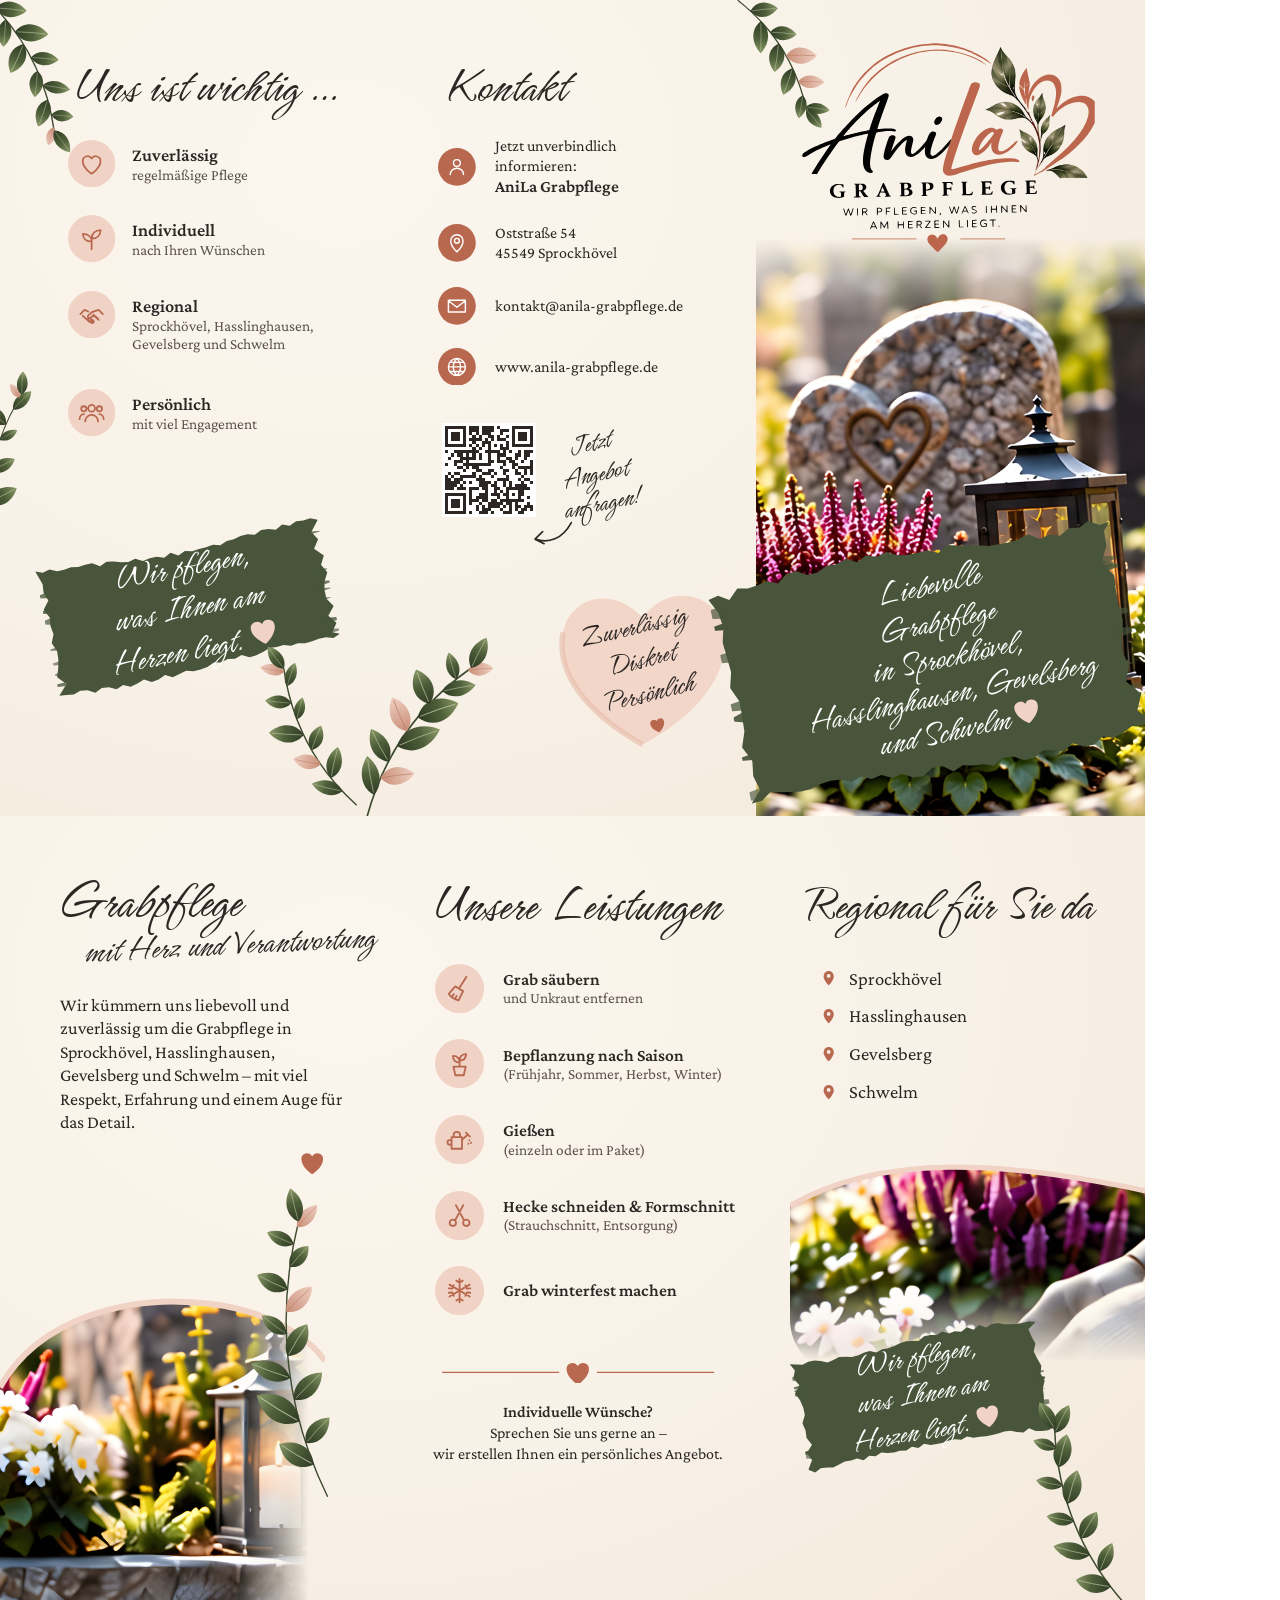
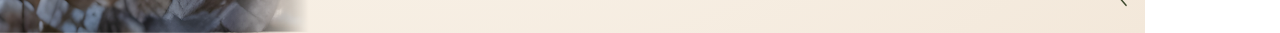
<file: druck/anila-grabpflege/quelle/flyer.html>
<!doctype html>
<html lang="de"><head><meta charset="utf-8"><title>AniLa Flyer DIN lang Wickelfalz</title>
<link rel="stylesheet" href="basis.css">
<script src="qr.js"></script><script src="logo.js"></script><script src="assets.js"></script>
<style>
  @page { size: 303mm 216mm; margin: 0; }
  .seite { width: 303mm; height: 216mm; }
  .endf { width: 297mm; height: 210mm; }
  .panel { position: absolute; top: 0; height: 210mm; }
  h2.skript { font-size: 39pt; color: var(--text); }
  .liste .zeile { position: absolute; display: flex; align-items: flex-start; gap: 4.5mm; }
  .liste .ic { width: 12.5mm; height: 12.5mm; flex: none; }
  .liste .t { font-weight: 600; font-size: 13.5pt; line-height: 1.1; padding-top: 1.6mm; }
  .liste .u { font-size: 11.5pt; line-height: 1.18; color: var(--grau); font-weight: 400; }
  .kontakt .zeile { position: absolute; display: flex; align-items: center; gap: 5mm; font-size: 12pt; line-height: 1.25; }
  .kontakt .ic { width: 10mm; height: 10mm; flex: none; }
  .kontakt b { font-weight: 600; font-size: 13pt; }
  .leist .zeile { position: absolute; display: flex; align-items: center; gap: 5mm; }
  .leist .ic { width: 13mm; height: 13mm; flex: none; }
  .leist .t { font-weight: 600; font-size: 13pt; line-height: 1.12; }
  .leist .u { font-weight: 400; font-size: 11.5pt; color: var(--grau); }
  .orte .zeile { position: absolute; display: flex; align-items: center; gap: 3mm; font-size: 14pt; }
  .orte .p { width: 4.6mm; height: 4.6mm; }
</style></head>
<body>

<!-- ================= AUSSENSEITE ================= -->
<section class="seite">
  <div class="endf">

    <!-- Panel A: Einklappseite (97 mm) – Uns ist wichtig -->
    <div class="panel" style="left:0;width:97mm">
      <div class="abs" style="left:-10mm;top:-6mm;width:34mm;height:46mm" data-vb="0 0 100 135" data-zweig='{"len":120,"n":10,"seed":4,"blatt":30,"rot":62,"x":6,"y":4}'></div>
      <div class="abs" style="left:-8mm;top:96mm;width:26mm;height:44mm" data-vb="0 0 100 170" data-zweig='{"len":150,"n":9,"seed":8,"blatt":34,"rot":-78,"x":10,"y":168}'></div>
      <h2 class="skript abs" style="left:17mm;top:13mm">Uns ist wichtig …</h2>
      <div class="liste">
        <div class="zeile" style="left:15mm;top:34mm"><div class="ic" data-icon="herz"></div><div class="t">Zuverlässig<div class="u">regelmäßige Pflege</div></div></div>
        <div class="zeile" style="left:15mm;top:54mm"><div class="ic" data-icon="spross"></div><div class="t">Individuell<div class="u">nach Ihren Wünschen</div></div></div>
        <div class="zeile" style="left:15mm;top:74mm"><div class="ic" data-icon="haende"></div><div class="t">Regional<div class="u">Sprockhövel, Hasslinghausen,<br>Gevelsberg und Schwelm</div></div></div>
        <div class="zeile" style="left:15mm;top:100mm"><div class="ic" data-icon="leute"></div><div class="t">Persönlich<div class="u">mit viel Engagement</div></div></div>
      </div>
      <div class="pinsel" style="left:9mm;top:140mm;width:76mm;height:36mm;transform:rotate(-11deg)" data-pinsel='{"w":200,"h":95,"seed":5}'>
        <div class="skript" style="font-size:27.6pt;line-height:1.12">Wir pflegen,<br>was Ihnen am<br>Herzen liegt.<span class="herz-i" data-herz="#f1d3c5"></span></div>
      </div>
      <div class="abs" style="left:60mm;top:165mm;width:34mm;height:46mm" data-vb="0 0 100 135" data-zweig='{"len":120,"n":9,"seed":21,"blatt":30,"rot":-118,"x":92,"y":132}'></div>
    </div>

    <!-- Panel B: Rückseite (100 mm) – Kontakt -->
    <div class="panel kontakt" style="left:97mm;width:100mm">
      <h2 class="skript abs" style="left:18mm;top:13mm">Kontakt</h2>
      <div class="zeile" style="left:16mm;top:33mm"><div class="ic nur-telefon" data-icon="telefon" data-art="voll"></div><div class="ic nur-ohne-telefon" data-icon="person" data-art="voll"></div>
        <div>Jetzt unverbindlich<br>informieren:<br><b data-k="name"></b><div class="nur-telefon" style="font-weight:600;font-size:13pt" data-k="telefon"></div></div></div>
      <div class="zeile" style="left:16mm;top:56mm"><div class="ic" data-icon="pin" data-art="voll"></div><div><span data-k="strasse"></span><br><span data-k="ort"></span></div></div>
      <div class="zeile" style="left:16mm;top:73mm"><div class="ic" data-icon="mail" data-art="voll"></div><div data-k="mail"></div></div>
      <div class="zeile" style="left:16mm;top:89mm"><div class="ic" data-icon="web" data-art="voll"></div><div data-k="web"></div></div>
      <div class="abs" style="left:17mm;top:109mm;width:25mm;height:25mm" data-qr></div>
      <div class="skript abs" style="left:47mm;top:110mm;font-size:21.8pt;transform:rotate(-12deg);text-align:center;line-height:1.05">Jetzt<br>Angebot<br>anfragen!</div>
      <svg class="abs" style="left:40mm;top:134mm;width:12mm;height:8mm" viewBox="0 0 30 20"><path d="M28 3 C22 14 13 17 4 14 M4 14 l5 -5 M4 14 l6 3" fill="none" stroke="#2c2724" stroke-width="1.1" stroke-linecap="round"/></svg>
      <!-- Blush-Herz mit Werten -->
      <svg class="abs" style="left:46mm;top:150mm;width:48mm;height:46mm" viewBox="0 0 100 96"><path d="M50 92 C18 74 2 52 6 30 C10 10 34 4 50 22 C64 2 92 8 95 30 C98 54 80 76 50 92Z" fill="#f1d3c5" opacity=".85"/><path d="M50 92 C18 74 2 52 6 30" fill="none" stroke="#e8bba8" stroke-width="3" opacity=".6"/></svg>
      <div class="skript abs" style="left:52mm;top:158mm;width:38mm;text-align:center;font-size:23.2pt;transform:rotate(-14deg);line-height:1.1">Zuverlässig<br>Diskret<br>Persönlich<br><span style="display:inline-block;width:4.5mm;height:4mm" data-herz></span></div>
      <div class="abs" style="left:-6mm;top:158mm;width:40mm;height:56mm" data-vb="0 0 100 140" data-zweig='{"len":120,"n":10,"seed":31,"blatt":32,"rot":-55,"x":8,"y":138}'></div>
    </div>

    <!-- Panel C: Titel (100 mm) -->
    <div class="panel" style="left:197mm;width:100mm">
      <div class="foto" style="left:0;top:60mm;width:103mm;height:153mm;background-image:url(bilder/foto-grab-herz.jpg);background-position:60% 40%;
        -webkit-mask-image:linear-gradient(to bottom, transparent 0, #000 22mm);mask-image:linear-gradient(to bottom, transparent 0, #000 22mm)"></div>
      <div class="abs" style="left:-6mm;top:-4mm;width:30mm;height:40mm" data-vb="0 0 100 135" data-zweig='{"len":115,"n":9,"seed":41,"blatt":30,"rot":58,"x":4,"y":4}'></div>
      <div class="abs" style="left:12mm;top:8mm;width:78mm;height:56mm" data-logo></div>
      <div class="pinsel" style="left:-8mm;top:140mm;width:108mm;height:64mm;transform:rotate(-12deg)" data-pinsel='{"w":240,"h":142,"seed":9}'>
        <div class="skript" style="font-size:27pt;line-height:1.02;padding-left:8mm">Liebevolle<br>Grabpflege<br>in Sprockhövel,<br>Hasslinghausen, Gevelsberg<br>und Schwelm<span class="herz-i" data-herz="#f1d3c5"></span></div>
      </div>
    </div>
  </div>
</section>

<!-- ================= INNENSEITE ================= -->
<section class="seite">
  <div class="endf">

    <!-- Panel D (100 mm) – Grabpflege mit Herz -->
    <div class="panel" style="left:0;width:100mm">
      <div class="skript abs" style="left:13mm;top:12mm;font-size:42.0pt">Grabpflege</div>
      <div class="skript abs" style="left:19mm;top:26mm;font-size:27.6pt;transform:rotate(-3deg)">mit Herz und Verantwortung</div>
      <p class="abs" style="left:13mm;top:44mm;width:76mm;font-size:13.5pt;line-height:1.3">Wir kümmern uns liebevoll und zuverlässig um die Grabpflege in Sprockhövel, Hasslinghausen, Gevelsberg und Schwelm – mit viel Respekt, Erfahrung und einem Auge für das Detail.</p>
      <div class="abs" style="left:76mm;top:86mm;width:7mm;height:6mm" data-herz></div>
      <!-- Foto im Bogen -->
      <svg class="abs" style="left:-3mm;top:122mm;width:86mm;height:91mm" viewBox="0 0 86 91">
        <defs><linearGradient id="fadeR" x1="0" x2="1"><stop offset=".72" stop-color="#fff"/><stop offset=".95" stop-color="#fff" stop-opacity="0"/></linearGradient><mask id="mR"><rect width="86" height="91" fill="url(#fadeR)"/></mask><clipPath id="bogen"><path d="M0 91 V26 C10 8 34 1 56 4 C71 6 81 12 86 19 V91 Z"/></clipPath></defs>
        <image href="bilder/foto-grab-laterne.jpg" x="0" y="0" width="86" height="91" preserveAspectRatio="xMaxYMid slice" clip-path="url(#bogen)" mask="url(#mR)"/>
        <path d="M0 26 C10 8 34 1 56 4 C71 6 81 12 86 19" fill="none" stroke="#f1d3c5" stroke-width="1.6"/>
      </svg>
      <div class="abs" style="left:70mm;top:98mm;width:34mm;height:80mm" data-vb="0 0 100 235" data-zweig='{"len":215,"n":12,"seed":52,"blatt":38,"rot":-96,"x":40,"y":232}'></div>
    </div>

    <!-- Panel E (100 mm) – Unsere Leistungen -->
    <div class="panel leist" style="left:100mm;width:100mm">
      <h2 class="skript abs" style="left:12mm;top:13mm;font-size:40.6pt">Unsere Leistungen</h2>
      <div class="zeile" style="left:12mm;top:36mm"><div class="ic" data-icon="besen"></div><div class="t">Grab säubern<div class="u">und Unkraut entfernen</div></div></div>
      <div class="zeile" style="left:12mm;top:56mm"><div class="ic" data-icon="pflanze"></div><div class="t">Bepflanzung nach Saison<div class="u">(Frühjahr, Sommer, Herbst, Winter)</div></div></div>
      <div class="zeile" style="left:12mm;top:76mm"><div class="ic" data-icon="kanne"></div><div class="t">Gießen<div class="u">(einzeln oder im Paket)</div></div></div>
      <div class="zeile" style="left:12mm;top:96mm"><div class="ic" data-icon="schere"></div><div class="t">Hecke schneiden &amp; Formschnitt<div class="u">(Strauchschnitt, Entsorgung)</div></div></div>
      <div class="zeile" style="left:12mm;top:116mm"><div class="ic" data-icon="schnee"></div><div class="t">Grab winterfest machen</div></div>
      <svg class="abs" style="left:14mm;top:141mm;width:72mm;height:6mm" viewBox="0 0 72 6"><line x1="0" y1="3" x2="31" y2="3" stroke="#b8684f" stroke-width=".35"/><line x1="41" y1="3" x2="72" y2="3" stroke="#b8684f" stroke-width=".35"/><g transform="translate(31.6 -1.3) scale(.36)"><path d="M12 21s-8.2-5-8.2-11.3A4.4 4.4 0 0 1 12 7.3a4.4 4.4 0 0 1 8.2 2.4C20.2 16 12 21 12 21z" fill="#b8684f"/></g></svg>
      <div class="abs" style="left:8mm;top:152mm;width:84mm;text-align:center;font-size:12pt;line-height:1.3">
        <div style="font-weight:600;font-size:12pt">Individuelle Wünsche?</div>
        Sprechen Sie uns gerne an –<br>wir erstellen Ihnen ein persönliches Angebot.</div>
    </div>

    <!-- Panel F: Innenklappe (97 mm) – Regional -->
    <div class="panel orte" style="left:200mm;width:97mm">
      <h2 class="skript abs" style="left:10mm;top:13mm;font-size:39.1pt">Regional für Sie da</h2>
      <div class="zeile" style="left:14mm;top:37mm"><div class="p" data-herz-pin></div><span>Sprockhövel</span></div>
      <div class="zeile" style="left:14mm;top:47mm"><div class="p" data-herz-pin></div><span>Hasslinghausen</span></div>
      <div class="zeile" style="left:14mm;top:57mm"><div class="p" data-herz-pin></div><span>Gevelsberg</span></div>
      <div class="zeile" style="left:14mm;top:67mm"><div class="p" data-herz-pin></div><span>Schwelm</span></div>
      <svg class="abs" style="left:6mm;top:86mm;width:94mm;height:58mm" viewBox="0 0 94 58">
        <defs><linearGradient id="fadeU" x1="0" y1="0" x2="0" y2="1"><stop offset=".6" stop-color="#fff"/><stop offset=".95" stop-color="#fff" stop-opacity="0"/></linearGradient><mask id="mU"><rect width="94" height="58" fill="url(#fadeU)"/></mask><clipPath id="welle"><path d="M0 14 C24 0 56 2 94 10 V58 H14 C6 58 0 52 0 44 Z"/></clipPath></defs>
        <image href="bilder/foto-pflege-hand.jpg" x="0" y="0" width="94" height="58" preserveAspectRatio="xMidYMid slice" clip-path="url(#welle)" mask="url(#mU)"/>
        <path d="M0 14 C24 0 56 2 94 10" fill="none" stroke="#f1d3c5" stroke-width="1.4"/>
      </svg>
      <div class="pinsel" style="left:8mm;top:134mm;width:66mm;height:32mm;transform:rotate(-10deg)" data-pinsel='{"w":180,"h":88,"seed":13}'>
        <div class="skript" style="font-size:24.6pt;line-height:1.12">Wir pflegen,<br>was Ihnen am<br>Herzen liegt.<span class="herz-i" data-herz="#f1d3c5"></span></div>
      </div>
      <div class="abs" style="left:64mm;top:146mm;width:36mm;height:62mm" data-vb="0 0 100 165" data-zweig='{"len":140,"n":10,"seed":61,"blatt":32,"rot":-112,"x":86,"y":162}'></div>
    </div>
  </div>
</section>
<script>
  document.addEventListener('DOMContentLoaded', () => document.querySelectorAll('[data-herz-pin]').forEach(el => el.innerHTML =
    `<svg viewBox="0 0 24 24" width="100%" height="100%"><path d="${ICON_PIN_VOLL}" fill="#b8684f"/><circle cx="12" cy="9.6" r="2.6" fill="#f8f1e7"/></svg>`));
  const ICON_PIN_VOLL = 'M12 22.5s-7-6.6-7-12.6a7 7 0 0 1 14 0c0 6-7 12.6-7 12.6z';
</script>
</body></html>
</file>
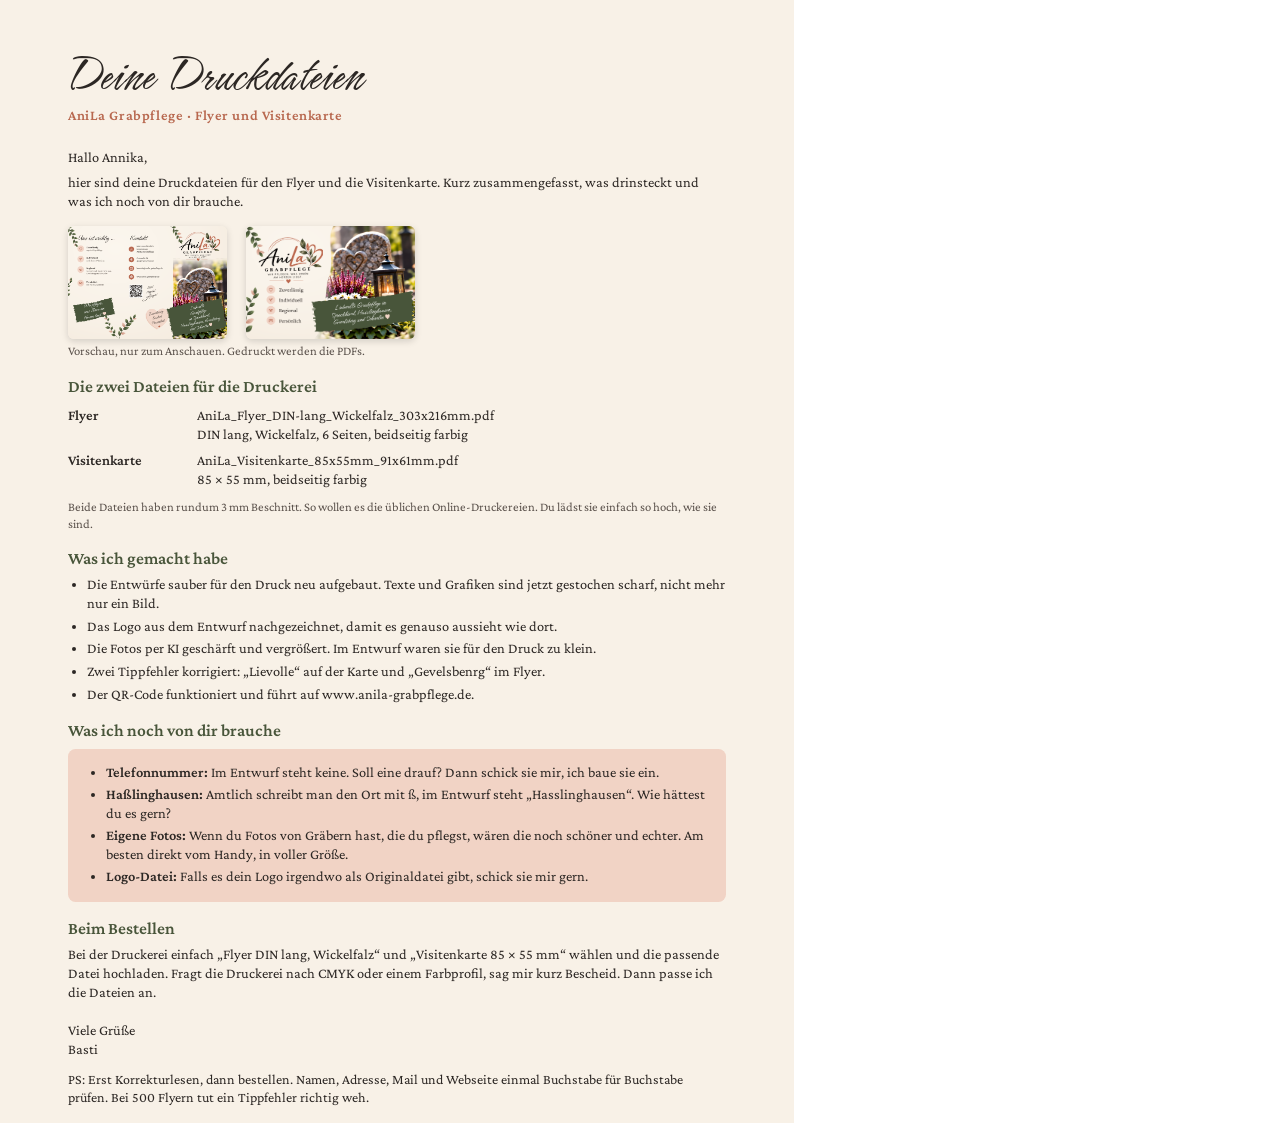
<file: druck/anila-grabpflege/quelle/info-annika.html>
<!doctype html>
<html lang="de"><head><meta charset="utf-8"><title>AniLa Druckdateien – kurz erklärt</title>
<style>
  @font-face { font-family: 'Hurricane'; src: url(fonts/Hurricane.ttf); }
  @font-face { font-family: 'Crimson Pro'; font-weight: 400; src: url(fonts/CrimsonPro-400.ttf); }
  @font-face { font-family: 'Crimson Pro'; font-weight: 600; src: url(fonts/CrimsonPro-600.ttf); }
  @page { size: A4; margin: 0; }
  * { margin: 0; padding: 0; box-sizing: border-box; }
  body { font-family: 'Crimson Pro', serif; color: #2c2724; font-size: 10.8pt; line-height: 1.32; }
  .blatt { width: 210mm; height: 297mm; padding: 13mm 18mm 10mm; background: #f8f1e7; position: relative; overflow: hidden; }
  h1 { font-family: 'Hurricane', cursive; font-weight: 400; font-size: 40pt; line-height: 1; color: #2c2724; }
  .unter { color: #b8684f; font-weight: 600; letter-spacing: .04em; margin: 1mm 0 6mm; }
  h2 { font-weight: 600; font-size: 13pt; color: #48553a; margin: 4mm 0 1.2mm; }
  ul { padding-left: 5mm; } li { margin-bottom: 1mm; }
  .bilder { display: flex; gap: 5mm; align-items: flex-end; margin: 4mm 0 1mm; }
  .bilder img { height: 30mm; border-radius: 1.5mm; box-shadow: 0 .6mm 2mm rgba(0,0,0,.15); }
  .klein { font-size: 9.5pt; color: #5b524c; }
  .kasten { background: #f1d3c5; border-radius: 2mm; padding: 3.5mm 5mm; margin-top: 2mm; }
  .kasten li { margin-bottom: .8mm; }
  table { border-collapse: collapse; width: 100%; margin-top: 1mm; }
  td { padding: 1mm 2mm 1mm 0; vertical-align: top; }
  td:first-child { font-weight: 600; width: 34mm; }
  .gruss { margin-top: 5mm; }
  .ps { margin-top: 3mm; font-size: 10.5pt; }
</style></head>
<body><div class="blatt">
  <h1>Deine Druckdateien</h1>
  <div class="unter">AniLa Grabpflege · Flyer und Visitenkarte</div>

  <p style="margin-bottom:1.5mm">Hallo Annika,</p>
  <p>hier sind deine Druckdateien für den Flyer und die Visitenkarte. Kurz zusammengefasst, was drinsteckt und was ich noch von dir brauche.</p>

  <div class="bilder">
    <img src="../vorschau/flyer-aussen.png" alt="">
    <img src="../vorschau/visitenkarte-vorne.png" alt="">
  </div>
  <div class="klein">Vorschau, nur zum Anschauen. Gedruckt werden die PDFs.</div>

  <h2>Die zwei Dateien für die Druckerei</h2>
  <table>
    <tr><td>Flyer</td><td>AniLa_Flyer_DIN-lang_Wickelfalz_303x216mm.pdf<br>DIN lang, Wickelfalz, 6 Seiten, beidseitig farbig</td></tr>
    <tr><td>Visitenkarte</td><td>AniLa_Visitenkarte_85x55mm_91x61mm.pdf<br>85 × 55 mm, beidseitig farbig</td></tr>
  </table>
  <p class="klein" style="margin-top:1.5mm">Beide Dateien haben rundum 3 mm Beschnitt. So wollen es die üblichen Online-Druckereien. Du lädst sie einfach so hoch, wie sie sind.</p>

  <h2>Was ich gemacht habe</h2>
  <ul>
    <li>Die Entwürfe sauber für den Druck neu aufgebaut. Texte und Grafiken sind jetzt gestochen scharf, nicht mehr nur ein Bild.</li>
    <li>Das Logo aus dem Entwurf nachgezeichnet, damit es genauso aussieht wie dort.</li>
    <li>Die Fotos per KI geschärft und vergrößert. Im Entwurf waren sie für den Druck zu klein.</li>
    <li>Zwei Tippfehler korrigiert: „Lievolle“ auf der Karte und „Gevelsbenrg“ im Flyer.</li>
    <li>Der QR-Code funktioniert und führt auf www.anila-grabpflege.de.</li>
  </ul>

  <h2>Was ich noch von dir brauche</h2>
  <div class="kasten"><ul>
    <li><b>Telefonnummer:</b> Im Entwurf steht keine. Soll eine drauf? Dann schick sie mir, ich baue sie ein.</li>
    <li><b>Haßlinghausen:</b> Amtlich schreibt man den Ort mit ß, im Entwurf steht „Hasslinghausen“. Wie hättest du es gern?</li>
    <li><b>Eigene Fotos:</b> Wenn du Fotos von Gräbern hast, die du pflegst, wären die noch schöner und echter. Am besten direkt vom Handy, in voller Größe.</li>
    <li><b>Logo-Datei:</b> Falls es dein Logo irgendwo als Originaldatei gibt, schick sie mir gern.</li>
  </ul></div>

  <h2>Beim Bestellen</h2>
  <p>Bei der Druckerei einfach „Flyer DIN lang, Wickelfalz“ und „Visitenkarte 85 × 55 mm“ wählen und die passende Datei hochladen. Fragt die Druckerei nach CMYK oder einem Farbprofil, sag mir kurz Bescheid. Dann passe ich die Dateien an.</p>

  <p class="gruss">Viele Grüße<br>Basti</p>
  <p class="ps">PS: Erst Korrekturlesen, dann bestellen. Namen, Adresse, Mail und Webseite einmal Buchstabe für Buchstabe prüfen. Bei 500 Flyern tut ein Tippfehler richtig weh.</p>
</div><script>document.fonts.ready.then(()=>document.body.classList.add("fertig"))</script></body></html>
</file>
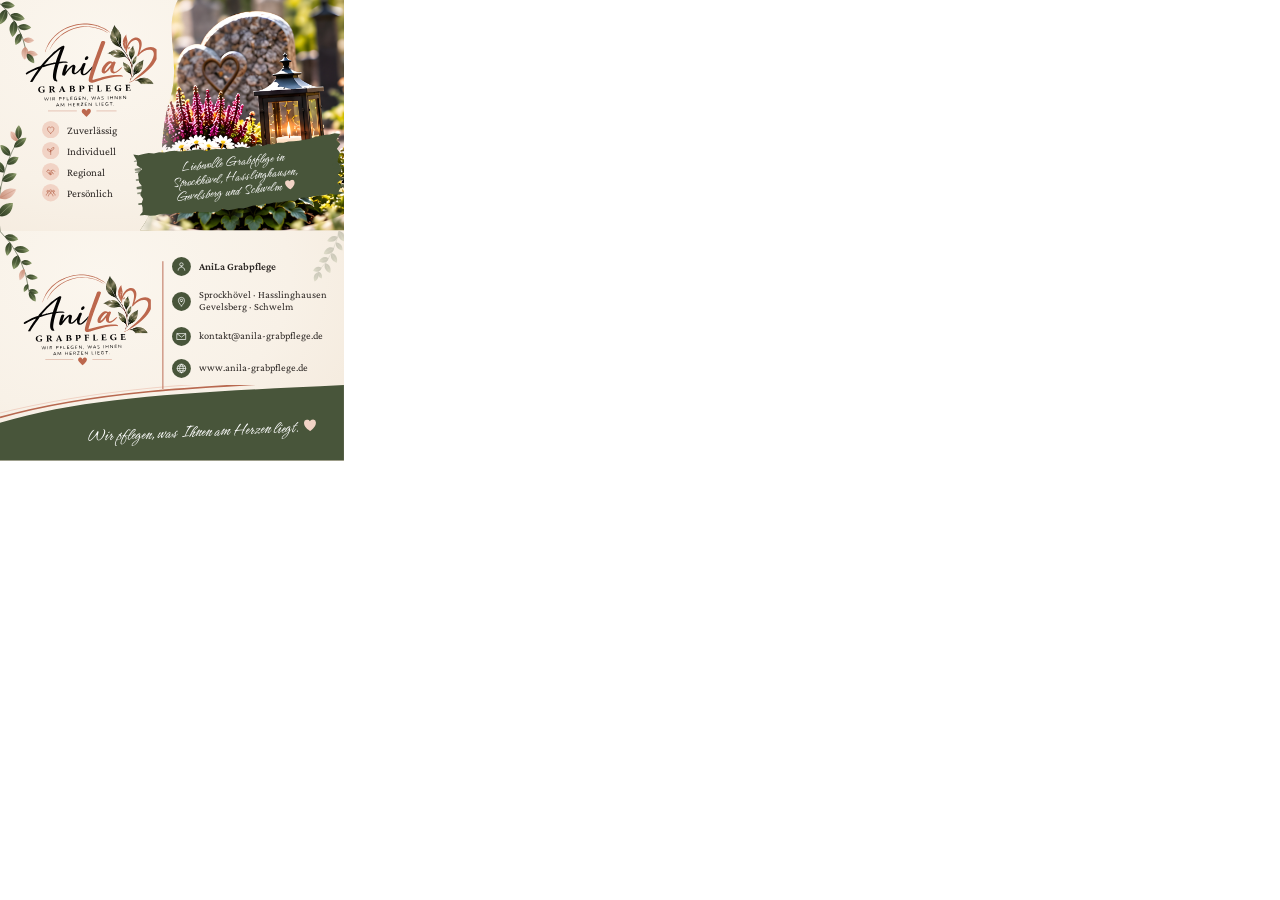
<file: druck/anila-grabpflege/quelle/visitenkarte.html>
<!doctype html>
<html lang="de"><head><meta charset="utf-8"><title>AniLa Visitenkarte 85x55</title>
<link rel="stylesheet" href="basis.css">
<script src="qr.js"></script><script src="logo.js"></script><script src="assets.js"></script>
<style>
  @page { size: 91mm 61mm; margin: 0; }
  .seite { width: 91mm; height: 61mm; }
  .endf { width: 85mm; height: 55mm; }
  .werte .zeile { position: absolute; display: flex; align-items: center; gap: 2.2mm; font-size: 8.2pt; }
  .werte .ic { width: 4.6mm; height: 4.6mm; }
  .kontakt { position: absolute; left: 42.5mm; top: 4mm; height: 32mm; display: flex; flex-direction: column; justify-content: space-between; }
  .kontakt .zeile { display: flex; align-items: center; gap: 2.2mm; font-size: 7.8pt; line-height: 1.18; }
  .kontakt .ic { width: 5mm; height: 5mm; flex: none; }
</style></head>
<body>

<!-- ================= VORDERSEITE ================= -->
<section class="seite">
  <div class="endf">
    <svg class="abs" style="left:34mm;top:-3mm;width:54mm;height:61mm" viewBox="0 0 54 61">
      <defs><clipPath id="vk"><path d="M10 0 H54 V61 H0 C8 50 4 38 8 26 C11 16 6 8 10 0Z"/></clipPath>
        <linearGradient id="ein" x1="0" x2="1"><stop offset="0" stop-color="#f8f1e7" stop-opacity="1"/><stop offset=".22" stop-color="#f8f1e7" stop-opacity="0"/></linearGradient></defs>
      <image href="bilder/foto-grab-herz.jpg" x="0" y="-4" width="54" height="66" preserveAspectRatio="xMidYMid slice" clip-path="url(#vk)"/>
      <rect x="0" y="0" width="54" height="61" fill="url(#ein)" clip-path="url(#vk)"/>
    </svg>
    <div class="abs" style="left:-5mm;top:-4mm;width:14mm;height:20mm" data-vb="0 0 100 140" data-zweig='{"len":120,"n":9,"seed":71,"blatt":32,"rot":60,"x":6,"y":4}'></div>
    <div class="abs" style="left:-5mm;top:30mm;width:12mm;height:30mm" data-vb="0 0 100 250" data-zweig='{"len":220,"n":11,"seed":74,"blatt":44,"rot":-80,"x":20,"y":248}'></div>
    <div class="abs" style="left:3.5mm;top:3mm;width:35mm;height:25mm" data-logo></div>
    <div class="werte">
      <div class="zeile" style="left:8mm;top:29mm"><div class="ic" data-icon="herz"></div>Zuverlässig</div>
      <div class="zeile" style="left:8mm;top:34.6mm"><div class="ic" data-icon="spross"></div>Individuell</div>
      <div class="zeile" style="left:8mm;top:40.2mm"><div class="ic" data-icon="haende"></div>Regional</div>
      <div class="zeile" style="left:8mm;top:45.8mm"><div class="ic" data-icon="leute"></div>Persönlich</div>
    </div>
    <div class="pinsel" style="left:33mm;top:34.5mm;width:55mm;height:18mm;transform:rotate(-6deg)" data-pinsel='{"w":220,"h":72,"seed":17}'>
      <div class="skript" style="font-size:11pt;line-height:1.02;padding-right:3mm">Liebevolle Grabpflege in<br>Sprockhövel, Hasslinghausen,<br>Gevelsberg und Schwelm<span class="herz-i" data-herz="#f1d3c5"></span></div>
    </div>
  </div>
</section>

<!-- ================= RÜCKSEITE ================= -->
<section class="seite">
  <div class="endf">
    <div class="abs" style="left:-4mm;top:-4mm;width:13mm;height:22mm" data-vb="0 0 100 165" data-zweig='{"len":140,"n":9,"seed":81,"blatt":34,"rot":64,"x":6,"y":4}'></div>
    <div class="abs" style="left:77mm;top:-5mm;width:12mm;height:16mm;opacity:.22" data-vb="0 0 100 160" data-zweig='{"len":140,"n":9,"seed":84,"blatt":36,"rot":115,"x":90,"y":4,"blushAnteil":0}'></div>
    <!-- grüner Schwung unten -->
    <svg class="abs" style="left:-3mm;top:38mm;width:91mm;height:20mm" viewBox="0 0 91 20" preserveAspectRatio="none">
      <path d="M0 10 C24 3 50 2 91 0 V20 H0Z" fill="#48553a"/>
      <path d="M0 8.6 C24 1.8 52 0.4 91 -1.4" fill="none" stroke="#b8684f" stroke-width=".45"/>
      <path d="M0 7.4 C30 0 58 -0.6 91 -2.4" fill="none" stroke="#f1d3c5" stroke-width=".3"/>
    </svg>
    <div class="skript abs" style="left:20mm;top:47.6mm;width:61mm;text-align:right;color:#fff;font-size:13.6pt;white-space:nowrap;transform:rotate(-2.5deg)">Wir pflegen, was Ihnen am Herzen liegt.<span class="herz-i" data-herz="#f1d3c5"></span></div>
    <div class="abs" style="left:3mm;top:8.5mm;width:34mm;height:24.3mm" data-logo></div>
    <svg class="abs" style="left:39.5mm;top:5mm;width:1mm;height:34mm" viewBox="0 0 1 34"><line x1=".5" y1="0" x2=".5" y2="34" stroke="#b8684f" stroke-width=".25"/></svg>
    <div class="kontakt">
      <div class="zeile"><div class="ic" data-icon="person" data-art="voll" data-farbe="#48553a"></div><b style="font-weight:600;font-size:8pt" data-k="name"></b></div>
      <div class="zeile"><div class="ic" data-icon="pin" data-art="voll" data-farbe="#48553a"></div><div>Sprockhövel · Hasslinghausen<br>Gevelsberg · Schwelm</div></div>
      <div class="zeile nur-telefon"><div class="ic" data-icon="telefon" data-art="voll" data-farbe="#48553a"></div><div data-k="telefon"></div></div>
      <div class="zeile"><div class="ic" data-icon="mail" data-art="voll" data-farbe="#48553a"></div><div data-k="mail"></div></div>
      <div class="zeile"><div class="ic" data-icon="web" data-art="voll" data-farbe="#48553a"></div><div data-k="web"></div></div>
    </div>
  </div>
</section>
</body></html>
</file>
<file: style.css>
/* ========================================
   THE SYSTEM v4 — Tracker Styles
   Design: Dark dashboard, gold accent
   ======================================== */

:root {
  /* Dark theme (default) */
  --bg: #08080a;
  --bg-card: #111114;
  --bg-card-hover: #16161a;
  --bg-input: #1a1a1f;
  --bg-modal: #111114;
  --border: #222228;
  --border-light: #2a2a30;
  --text: #e0e0e4;
  --text-dim: #888890;
  --text-muted: #555560;
  --accent: #FFD100;
  --accent-dim: rgba(255, 209, 0, 0.12);
  --accent-text: #0a0a0a;
  --green: #34d399;
  --green-dim: rgba(52, 211, 153, 0.12);
  --red: #f87171;
  --red-dim: rgba(248, 113, 113, 0.12);
  --blue: #60a5fa;
  --blue-dim: rgba(96, 165, 250, 0.12);
  --orange: #fb923c;

  /* Typography */
  --font: 'Outfit', -apple-system, sans-serif;
  --font-mono: 'JetBrains Mono', monospace;

  /* Spacing */
  --radius: 10px;
  --radius-sm: 6px;
  --gap: 12px;
}

.light {
  --bg: #f4f4f0;
  --bg-card: #ffffff;
  --bg-card-hover: #fafaf8;
  --bg-input: #eeeeea;
  --bg-modal: #ffffff;
  --border: #ddddd8;
  --border-light: #e8e8e3;
  --text: #1a1a1e;
  --text-dim: #666670;
  --text-muted: #999a80;
  --accent: #c8a000;
  --accent-dim: rgba(200, 160, 0, 0.1);
  --accent-text: #ffffff;
}

/* ========== RESET & BASE ========== */
*, *::before, *::after { box-sizing: border-box; margin: 0; padding: 0; }

html {
  font-size: 15px;
  -webkit-tap-highlight-color: transparent;
}

body {
  font-family: var(--font);
  background: var(--bg);
  color: var(--text);
  min-height: 100vh;
  min-height: 100dvh;
  display: flex;
  flex-direction: column;
  transition: background .25s, color .25s;
}

/* ========== HEADER ========== */
#appHeader {
  background: var(--bg-card);
  border-bottom: 1px solid var(--border);
  padding-bottom: var(--gap);
}

.header-top {
  display: flex;
  align-items: center;
  justify-content: space-between;
  padding: 14px 20px 8px;
}

.logo {
  display: flex;
  align-items: baseline;
  gap: 8px;
}

.logo-mark {
  color: var(--accent);
  font-size: 14px;
  font-weight: 700;
}

.logo-text {
  font-family: var(--font-mono);
  font-size: 16px;
  font-weight: 700;
  letter-spacing: 4px;
  color: var(--accent);
}

.logo-version {
  font-family: var(--font-mono);
  font-size: 10px;
  color: var(--text-muted);
  letter-spacing: 1px;
}

.header-actions {
  display: flex;
  gap: 6px;
}

.btn-icon {
  background: var(--bg-card);
  border: 1px solid var(--border);
  color: var(--text-dim);
  width: 36px;
  height: 36px;
  border-radius: var(--radius-sm);
  cursor: pointer;
  font-size: 16px;
  display: grid;
  place-items: center;
  transition: all .15s;
}

.btn-icon:hover {
  border-color: var(--accent);
  color: var(--accent);
}

/* ========== KW NAV ========== */
.kw-nav {
  display: flex;
  align-items: center;
  justify-content: center;
  gap: 12px;
  padding: 6px 20px;
}

.kw-arrow {
  background: none;
  border: 1px solid var(--border);
  color: var(--text-dim);
  width: 32px;
  height: 32px;
  border-radius: var(--radius-sm);
  cursor: pointer;
  font-size: 20px;
  display: grid;
  place-items: center;
  transition: all .15s;
}

.kw-arrow:hover { border-color: var(--accent); color: var(--accent); }

.kw-display { text-align: center; min-width: 160px; }

.kw-label {
  display: block;
  font-family: var(--font-mono);
  font-size: 18px;
  font-weight: 700;
  color: var(--accent);
  letter-spacing: 2px;
}

.kw-dates {
  display: block;
  font-size: 11px;
  color: var(--text-muted);
  letter-spacing: 0.5px;
  margin-top: 1px;
}

.kw-today {
  background: none;
  border: 1px solid var(--border);
  color: var(--text-muted);
  width: 32px;
  height: 32px;
  border-radius: var(--radius-sm);
  cursor: pointer;
  font-size: 16px;
  display: grid;
  place-items: center;
  transition: all .15s;
}

.kw-today:hover { border-color: var(--accent); color: var(--accent); }

/* ========== WEEK SUMMARY ========== */
.week-summary {
  display: grid;
  grid-template-columns: repeat(4, 1fr);
  gap: 8px;
  padding: 8px 20px 0;
}

.summary-card {
  text-align: center;
  padding: 10px 6px;
  border-radius: var(--radius-sm);
  border: 1px solid var(--border);
  background: var(--bg-card);
}

.summary-value {
  font-family: var(--font-mono);
  font-size: 18px;
  font-weight: 700;
}

.summary-label {
  font-size: 10px;
  color: var(--text-muted);
  letter-spacing: 1px;
  text-transform: uppercase;
  margin-top: 2px;
}

.summary-fab .summary-value { color: var(--accent); }
.summary-bonus .summary-value { color: var(--green); }
.summary-malus .summary-value { color: var(--red); }
.summary-net .summary-value { color: var(--blue); }

/* ========== MAIN ========== */
#appMain {
  flex: 1;
  padding: 16px 20px 100px;
  display: flex;
  flex-direction: column;
  gap: 12px;
}

/* ========== SECTIONS ========== */
.section {
  border: 1px solid var(--border);
  border-radius: var(--radius);
  background: var(--bg-card);
  overflow: hidden;
}

.section-header {
  display: flex;
  align-items: center;
  justify-content: space-between;
  padding: 12px 16px;
  cursor: pointer;
  user-select: none;
  transition: background .15s;
}

.section-header:hover {
  background: var(--bg-card-hover);
}

.section-title {
  display: flex;
  align-items: center;
  gap: 10px;
  font-weight: 600;
  font-size: 13px;
  letter-spacing: 1.5px;
  text-transform: uppercase;
}

.section-icon {
  font-size: 16px;
}

.section-chevron {
  color: var(--text-muted);
  font-size: 14px;
  transition: transform .2s;
}

.section.collapsed .section-chevron {
  transform: rotate(-90deg);
}

.section-body {
  padding: 0 16px 16px;
  display: flex;
  flex-direction: column;
  gap: 12px;
}

.section.collapsed .section-body {
  display: none;
}

/* ========== FIELD ROWS ========== */
.field {
  border-bottom: 1px solid var(--border);
  padding-bottom: 12px;
}

.field:last-child {
  border-bottom: none;
  padding-bottom: 0;
}

.field-label {
  display: flex;
  align-items: center;
  justify-content: space-between;
  margin-bottom: 8px;
}

.field-name {
  font-size: 13px;
  font-weight: 500;
  color: var(--text);
}

.field-target {
  font-family: var(--font-mono);
  font-size: 10px;
  color: var(--text-muted);
  letter-spacing: 0.5px;
}

.field-target.hit { color: var(--green); }
.field-target.miss { color: var(--red); }

/* ========== DAY GRID (for daily_toggle, daily_hours, daily_grade) ========== */
.day-grid {
  display: grid;
  grid-template-columns: repeat(7, 1fr);
  gap: 4px;
}

.day-col {
  display: flex;
  flex-direction: column;
  align-items: center;
  gap: 4px;
}

.day-label {
  font-family: var(--font-mono);
  font-size: 9px;
  color: var(--text-muted);
  letter-spacing: 1px;
  text-transform: uppercase;
}

/* Toggle button (daily) */
.toggle-btn {
  width: 100%;
  aspect-ratio: 1;
  max-width: 48px;
  border: 1.5px solid var(--border);
  border-radius: var(--radius-sm);
  background: var(--bg-input);
  cursor: pointer;
  font-size: 16px;
  display: grid;
  place-items: center;
  transition: all .15s;
  color: var(--text-muted);
}

.toggle-btn:hover { border-color: var(--text-dim); }
.toggle-btn.on { background: var(--green-dim); border-color: var(--green); color: var(--green); }
.toggle-btn.off { background: var(--red-dim); border-color: var(--red); color: var(--red); }

/* Hours input (daily) */
.hours-input {
  width: 100%;
  max-width: 48px;
  height: 40px;
  border: 1.5px solid var(--border);
  border-radius: var(--radius-sm);
  background: var(--bg-input);
  color: var(--text);
  font-family: var(--font-mono);
  font-size: 14px;
  text-align: center;
  outline: none;
  transition: border-color .15s;
  -moz-appearance: textfield;
}

.hours-input::-webkit-inner-spin-button,
.hours-input::-webkit-outer-spin-button { -webkit-appearance: none; }

.hours-input:focus { border-color: var(--accent); }
.hours-input.has-value { color: var(--accent); border-color: var(--accent-dim); }

/* Grade input (daily) */
.grade-input {
  width: 100%;
  max-width: 48px;
  height: 40px;
  border: 1.5px solid var(--border);
  border-radius: var(--radius-sm);
  background: var(--bg-input);
  color: var(--text);
  font-family: var(--font-mono);
  font-size: 14px;
  text-align: center;
  outline: none;
  transition: border-color .15s;
  -moz-appearance: textfield;
}

.grade-input::-webkit-inner-spin-button,
.grade-input::-webkit-outer-spin-button { -webkit-appearance: none; }

.grade-input:focus { border-color: var(--blue); }

/* ========== WEEKLY CONTROLS ========== */
.weekly-row {
  display: flex;
  align-items: center;
  gap: 12px;
}

/* Weekly count (+/- stepper) */
.count-stepper {
  display: flex;
  align-items: center;
  gap: 0;
  border: 1.5px solid var(--border);
  border-radius: var(--radius-sm);
  overflow: hidden;
}

.count-btn {
  background: var(--bg-input);
  border: none;
  color: var(--text-dim);
  width: 36px;
  height: 36px;
  cursor: pointer;
  font-size: 18px;
  font-family: var(--font-mono);
  display: grid;
  place-items: center;
  transition: all .12s;
}

.count-btn:hover { background: var(--accent-dim); color: var(--accent); }

.count-value {
  font-family: var(--font-mono);
  font-size: 16px;
  font-weight: 700;
  min-width: 36px;
  text-align: center;
  color: var(--accent);
  background: var(--bg-card);
}

/* Weekly toggle */
.weekly-toggle {
  display: flex;
  gap: 6px;
}

.weekly-toggle-btn {
  padding: 8px 16px;
  border: 1.5px solid var(--border);
  border-radius: var(--radius-sm);
  background: var(--bg-input);
  color: var(--text-dim);
  font-size: 12px;
  font-weight: 600;
  cursor: pointer;
  transition: all .15s;
}

.weekly-toggle-btn:hover { border-color: var(--text-dim); }
.weekly-toggle-btn.yes { background: var(--green-dim); border-color: var(--green); color: var(--green); }
.weekly-toggle-btn.no { background: var(--red-dim); border-color: var(--red); color: var(--red); }

/* Weekly choice */
.weekly-choice {
  display: flex;
  gap: 6px;
}

.choice-btn {
  padding: 8px 14px;
  border: 1.5px solid var(--border);
  border-radius: var(--radius-sm);
  background: var(--bg-input);
  color: var(--text-dim);
  font-size: 12px;
  font-weight: 500;
  cursor: pointer;
  transition: all .15s;
  text-transform: capitalize;
}

.choice-btn:hover { border-color: var(--text-dim); }
.choice-btn.active { background: var(--accent-dim); border-color: var(--accent); color: var(--accent); }

/* Text input */
.text-input {
  width: 100%;
  padding: 8px 12px;
  border: 1.5px solid var(--border);
  border-radius: var(--radius-sm);
  background: var(--bg-input);
  color: var(--text);
  font-family: var(--font);
  font-size: 13px;
  outline: none;
  resize: vertical;
  min-height: 36px;
  transition: border-color .15s;
}

.text-input:focus { border-color: var(--accent); }

/* Daily text (small per day) */
.day-text-input {
  width: 100%;
  max-width: 48px;
  height: 40px;
  border: 1.5px solid var(--border);
  border-radius: var(--radius-sm);
  background: var(--bg-input);
  color: var(--text);
  font-size: 8px;
  text-align: center;
  outline: none;
  padding: 2px;
  overflow: hidden;
}

.day-text-input:focus { border-color: var(--blue); }

/* ========== JOKER BAR ========== */
.joker-bar {
  position: fixed;
  bottom: 0;
  left: 0;
  right: 0;
  background: var(--bg-card);
  border-top: 1px solid var(--border);
  padding: 10px 20px;
  display: flex;
  align-items: center;
  gap: 8px;
  font-family: var(--font-mono);
  font-size: 13px;
  color: var(--text-dim);
  z-index: 90;
}

.joker-icon { font-size: 18px; }

.btn-joker {
  margin-left: auto;
  padding: 6px 14px;
  border: 1.5px solid var(--orange);
  border-radius: var(--radius-sm);
  background: rgba(251, 146, 60, 0.1);
  color: var(--orange);
  font-family: var(--font);
  font-size: 12px;
  font-weight: 600;
  cursor: pointer;
  transition: all .15s;
}

.btn-joker:hover { background: rgba(251, 146, 60, 0.2); }
.btn-joker.active { background: var(--orange); color: var(--bg); }

/* ========== MODALS ========== */
.modal {
  position: fixed;
  inset: 0;
  background: rgba(0,0,0,0.6);
  z-index: 200;
  display: grid;
  place-items: center;
  padding: 20px;
  backdrop-filter: blur(4px);
}

.modal.hidden { display: none; }

.modal-content {
  background: var(--bg-modal);
  border: 1px solid var(--border);
  border-radius: var(--radius);
  width: 100%;
  max-width: 520px;
  max-height: 80vh;
  overflow-y: auto;
}

.modal-header {
  display: flex;
  align-items: center;
  justify-content: space-between;
  padding: 16px 20px;
  border-bottom: 1px solid var(--border);
}

.modal-header h2 {
  font-size: 16px;
  font-weight: 600;
  letter-spacing: 1px;
}

.modal-close {
  background: none;
  border: none;
  color: var(--text-dim);
  font-size: 18px;
  cursor: pointer;
  padding: 4px;
}

.modal-close:hover { color: var(--text); }

.modal-body { padding: 20px; }

/* Sync tabs */
.sync-tabs {
  display: flex;
  gap: 4px;
  margin-bottom: 16px;
}

.sync-tab {
  flex: 1;
  padding: 8px;
  border: 1px solid var(--border);
  border-radius: var(--radius-sm);
  background: var(--bg-input);
  color: var(--text-dim);
  font-size: 12px;
  font-weight: 600;
  cursor: pointer;
  transition: all .15s;
}

.sync-tab.active { background: var(--accent-dim); border-color: var(--accent); color: var(--accent); }

.sync-panel.hidden { display: none; }

.sync-info {
  font-size: 12px;
  color: var(--text-dim);
  margin-bottom: 12px;
  line-height: 1.5;
}

.sync-panel textarea {
  width: 100%;
  min-height: 120px;
  padding: 12px;
  border: 1.5px solid var(--border);
  border-radius: var(--radius-sm);
  background: var(--bg-input);
  color: var(--text);
  font-family: var(--font-mono);
  font-size: 12px;
  resize: vertical;
  outline: none;
  margin-bottom: 12px;
}

.sync-panel textarea:focus { border-color: var(--accent); }

.sync-result {
  padding: 10px 12px;
  border-radius: var(--radius-sm);
  font-size: 12px;
  margin-top: 8px;
}

.sync-result.success { background: var(--green-dim); color: var(--green); }
.sync-result.error { background: var(--red-dim); color: var(--red); }

.sync-export-btns { display: flex; gap: 8px; }

/* Buttons */
.btn-primary {
  padding: 10px 20px;
  background: var(--accent);
  color: var(--accent-text);
  border: none;
  border-radius: var(--radius-sm);
  font-family: var(--font);
  font-size: 13px;
  font-weight: 600;
  cursor: pointer;
  transition: opacity .15s;
  width: 100%;
}

.btn-primary:hover { opacity: 0.85; }

.btn-secondary {
  padding: 10px 20px;
  background: var(--bg-input);
  color: var(--text-dim);
  border: 1px solid var(--border);
  border-radius: var(--radius-sm);
  font-family: var(--font);
  font-size: 13px;
  font-weight: 500;
  cursor: pointer;
  transition: all .15s;
}

.btn-secondary:hover { border-color: var(--text-dim); color: var(--text); }

.btn-danger {
  padding: 10px 20px;
  background: var(--red-dim);
  color: var(--red);
  border: 1px solid transparent;
  border-radius: var(--radius-sm);
  font-family: var(--font);
  font-size: 13px;
  font-weight: 600;
  cursor: pointer;
}

.btn-danger:hover { border-color: var(--red); }

.full-width { width: 100%; }

/* Settings */
.settings-group {
  margin-bottom: 20px;
  display: flex;
  flex-direction: column;
  gap: 8px;
}

.settings-label {
  font-size: 11px;
  font-weight: 600;
  color: var(--text-muted);
  letter-spacing: 1.5px;
  text-transform: uppercase;
}

.settings-toggle-row { display: flex; gap: 6px; }

.theme-btn {
  flex: 1;
  padding: 8px;
  border: 1.5px solid var(--border);
  border-radius: var(--radius-sm);
  background: var(--bg-input);
  color: var(--text-dim);
  font-size: 12px;
  font-weight: 600;
  cursor: pointer;
}

.theme-btn.active { border-color: var(--accent); color: var(--accent); background: var(--accent-dim); }

.changelog-list {
  max-height: 200px;
  overflow-y: auto;
  font-size: 11px;
  font-family: var(--font-mono);
  color: var(--text-dim);
  line-height: 1.8;
}

.muted { color: var(--text-muted); font-style: italic; }

.hidden { display: none !important; }

/* ========== RESPONSIVE — DESKTOP ========== */
@media (min-width: 768px) {
  /* HEADER: full-width toolbar */
  #appHeader { padding: 0 48px var(--gap); }
  .header-top { padding: 14px 0 8px; }
  .kw-nav { padding: 6px 0; }
  .week-summary { padding: 8px 0 0; gap: 12px; }
  .summary-card { padding: 16px 20px; }
  .summary-value { font-size: 24px; }
  .summary-label { font-size: 11px; }

  /* MAIN: full-width 2-column grid, NO max-width */
  #appMain {
    padding: 24px 48px 100px;
    gap: 16px;
    display: grid;
    grid-template-columns: 1fr 1fr;
    align-items: start;
  }

  /* Wide sections span both columns */
  .section[data-section-id="business"],
  .section[data-section-id="review"],
  .section[data-section-id="ernaehrung"],
  .section[data-section-id="schlaf"],
  .section[data-section-id="ordnung"] {
    grid-column: 1 / -1;
  }

  .section { border-radius: 12px; }
  .section-header { padding: 16px 24px; }
  .section-title { font-size: 14px; letter-spacing: 2px; }
  .section-body { padding: 0 24px 24px; gap: 16px; }
  .field-label { margin-bottom: 10px; }
  .field-name { font-size: 14px; }

  /* DAY GRID: inputs FILL available space */
  .day-grid { gap: 10px; }
  .day-label { font-size: 11px; letter-spacing: 1.5px; }

  .toggle-btn {
    max-width: none;
    width: 100%;
    aspect-ratio: auto;
    height: 52px;
    font-size: 20px;
    border-radius: 8px;
  }

  .hours-input, .grade-input {
    max-width: none;
    width: 100%;
    height: 52px;
    font-size: 18px;
    border-radius: 8px;
  }

  /* WEEKLY CONTROLS */
  .count-btn { width: 48px; height: 48px; font-size: 22px; }
  .count-value { min-width: 56px; font-size: 22px; padding: 0 8px; }
  .weekly-toggle-btn { padding: 12px 32px; font-size: 14px; }
  .choice-btn { padding: 12px 24px; font-size: 14px; }
  .text-input { padding: 12px 16px; font-size: 14px; }

  .logo-text { font-size: 18px; letter-spacing: 5px; }
  .kw-label { font-size: 24px; }
  .joker-bar { padding: 12px 48px; }
  .modal-content { max-width: 600px; }
}

/* ========== WIDE DESKTOP (1600px+) — 3 columns ========== */
@media (min-width: 1600px) {
  #appMain { grid-template-columns: 1fr 1fr 1fr; }
  .section[data-section-id="business"],
  .section[data-section-id="review"],
  .section[data-section-id="ordnung"] { grid-column: 1 / -1; }
  .section[data-section-id="ernaehrung"],
  .section[data-section-id="schlaf"] { grid-column: auto; }
}

/* ========== MOBILE (< 768px) ========== */
@media (max-width: 767px) {
  html { font-size: 14px; }
  .header-top { padding: 10px 14px 6px; }
  #appMain { padding: 12px 14px 90px; }
  .kw-nav { padding: 4px 14px; }
  .week-summary { padding: 6px 14px 0; gap: 6px; }
  .summary-card { padding: 8px 4px; }
  .summary-value { font-size: 15px; }
  .section-header { padding: 10px 12px; }
  .section-body { padding: 0 12px 12px; }
  .toggle-btn { max-width: 38px; font-size: 14px; }
  .hours-input, .grade-input { max-width: 38px; height: 34px; font-size: 12px; }
  .joker-bar { padding: 8px 14px; }
}
</file>
<file: druck/anila-grabpflege/quelle/basis.css>
@font-face { font-family: 'Hurricane'; src: url(fonts/Hurricane.ttf); }
@font-face { font-family: 'Crimson Pro'; font-weight: 400; src: url(fonts/CrimsonPro-400.ttf); }
@font-face { font-family: 'Crimson Pro'; font-weight: 500; src: url(fonts/CrimsonPro-500.ttf); }
@font-face { font-family: 'Crimson Pro'; font-weight: 600; src: url(fonts/CrimsonPro-600.ttf); }

:root { --creme: #f8f1e7; --terra: #b8684f; --blush: #f1d3c5; --oliv: #48553a; --text: #2c2724; --grau: #5b524c; --b: 3mm; }
* { box-sizing: border-box; margin: 0; padding: 0; }
html, body { background: #fff; }
body { font-family: 'Crimson Pro', serif; color: var(--text); -webkit-print-color-adjust: exact; print-color-adjust: exact; }
.seite { position: relative; overflow: hidden; page-break-after: always; break-after: page;
  background: radial-gradient(ellipse at 30% 20%, #fbf6ee 0%, var(--creme) 55%, #f3e8da 100%); }
.seite:last-child { page-break-after: auto; break-after: auto; }
/* Endformat-Koordinaten: (0,0) = Schnittkante oben links */
.endf { position: absolute; left: var(--b); top: var(--b); }
.abs { position: absolute; }
.skript { font-family: 'Hurricane', cursive; font-weight: 400; line-height: 1.05; }
.pinsel { position: absolute; display: flex; align-items: center; justify-content: center; text-align: center; color: #fff; }
.pinsel-bg { position: absolute; inset: 0; width: 100%; height: 100%; z-index: 0; }
.pinsel > *:not(.pinsel-bg) { position: relative; z-index: 1; }
.herz-i { display: inline-block; width: .8em; height: .7em; vertical-align: -.02em; margin-left: .15em; }
.foto { position: absolute; background-size: cover; background-position: center; }
.ohne-telefon .nur-telefon { display: none !important; }
body:not(.ohne-telefon) .nur-ohne-telefon { display: none !important; }
</file>
